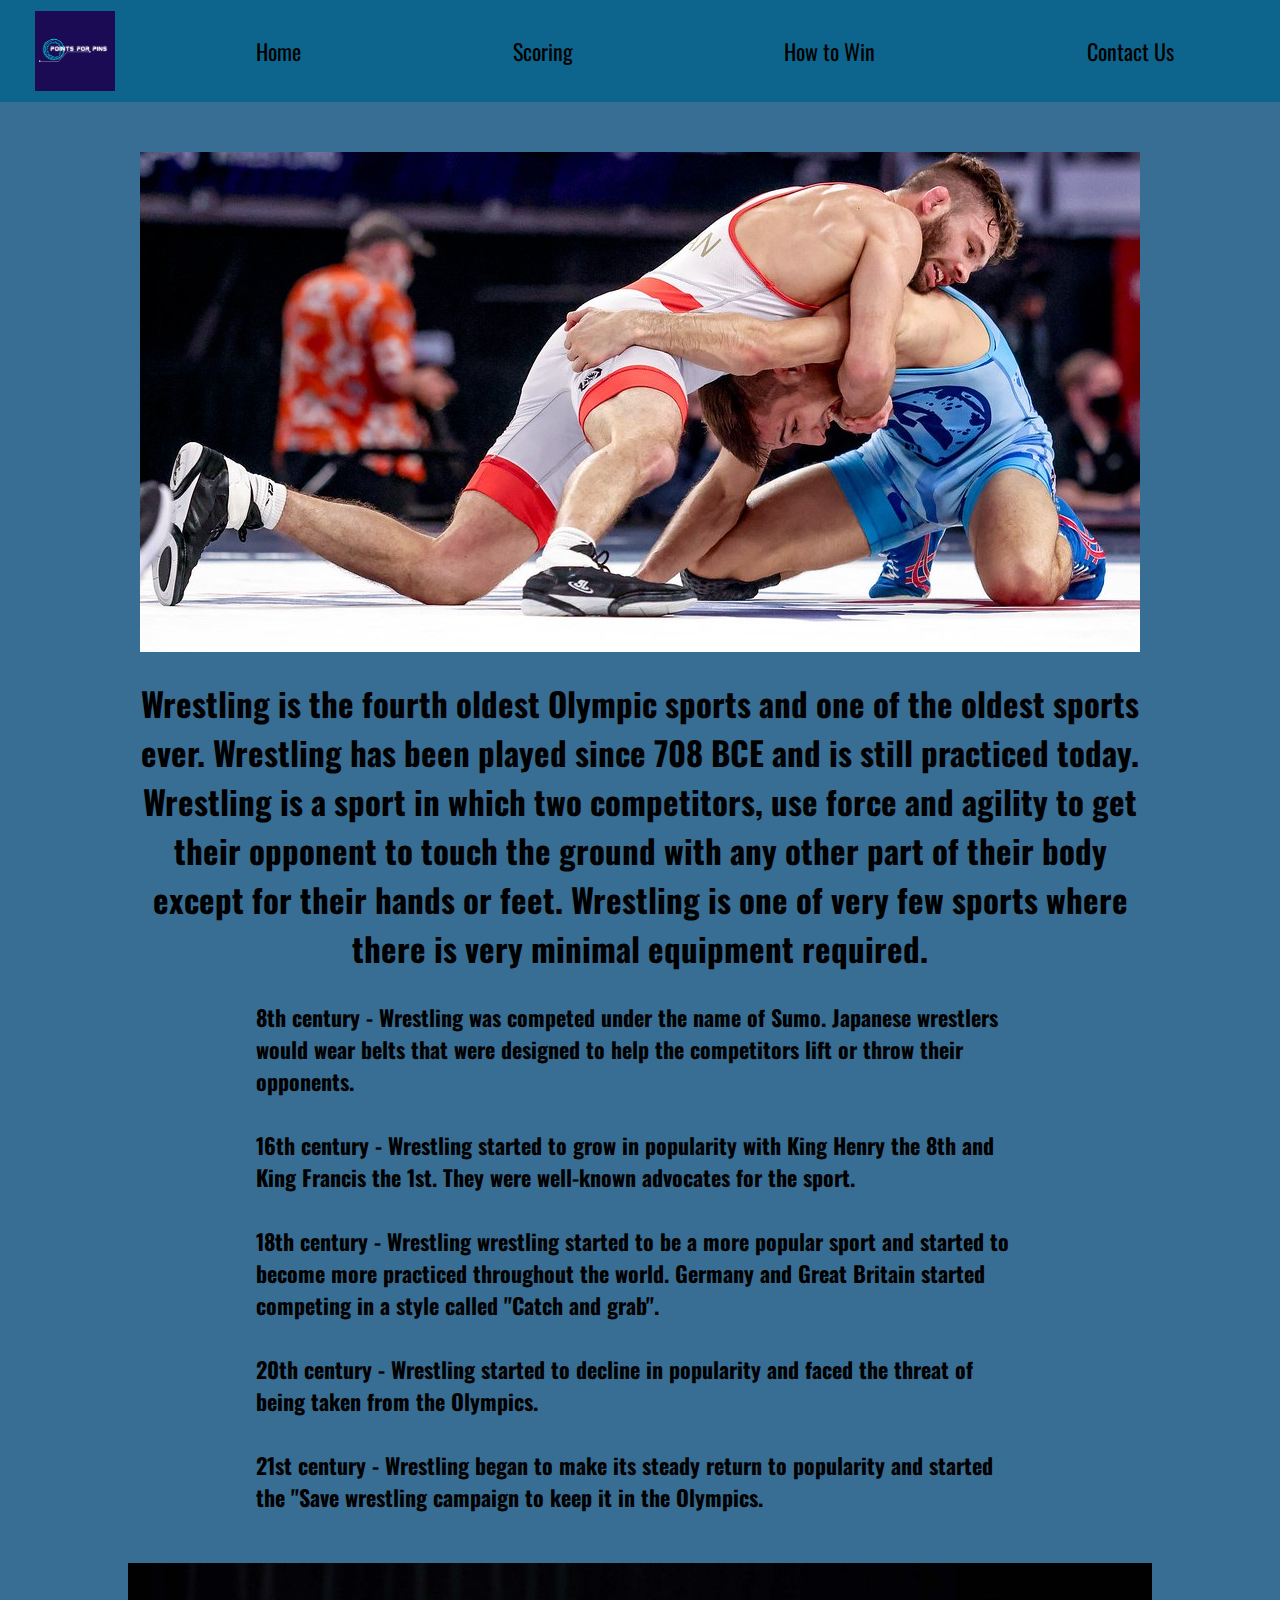
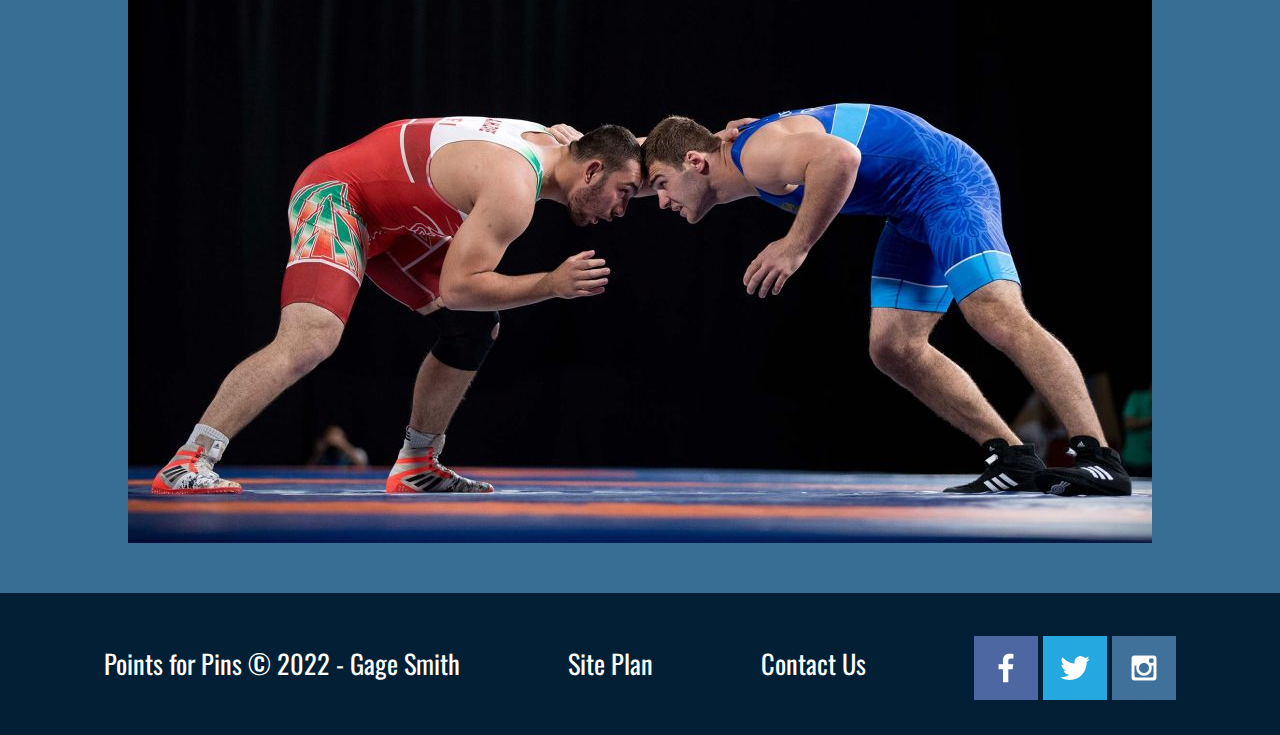
<file: wrestlingsite/index.html>
<!DOCTYPE html>
<html lang="en">
<head>
    <meta charset="UTF-8">
    <meta http-equiv="X-UA-Compatible" content="IE=edge">
    <meta name="viewport" content="width=device-width, initial-scale=1.0">
    <title>"Personal wrestling website | Point for Pins | Home"</title>
    <link rel="stylesheet" href="styles/style.css">
</head>
<body>
    <div id="content">
        <header>
            <a id="logo_link" href="index.html">
                <img class="logo" src="images/points-for-pins.png" alt="Points for pins">
            </a>
            <nav>
                <a href="index.html">Home</a>
                <a href="scoring.html">Scoring</a>
                <a href="howtowin.html">How to Win</a>
                <a href="contactus.html">Contact Us</a>
            </nav>
        </header>
        <main class="home-grid">
            <img class="main-img" src="images/main-image.jpg" alt="Frestle Throw">
            <h2>Wrestling is the fourth oldest Olympic sports and one of the oldest sports ever. Wrestling has been played since 708 BCE and is still practiced today. Wrestling is a sport in which two competitors, use force and agility to get their opponent to touch the ground with any other part of their body except for their hands or feet. Wrestling is one of very few sports where there is very minimal equipment required. </h2>
            <section class="body-text">
                <h1>8th century - Wrestling was competed under the name of Sumo. Japanese wrestlers would wear belts that were designed to help the competitors lift or throw their opponents. 
                    <br>
                    <br>16th century - Wrestling started to grow in popularity with King Henry the 8th and King Francis the 1st. They were well-known advocates for the sport.
                    <br>
                    <br>18th century - Wrestling wrestling started to be a more popular sport and started to become more practiced throughout the world. Germany and Great Britain started competing in a style called "Catch and grab".
                    <br>
                    <br>20th  century - Wrestling started to decline in popularity and faced the threat of being taken from the Olympics.
                    <br>
                    <br>21st century - Wrestling began to make its steady return to popularity and  started the "Save wrestling campaign to keep it in the Olympics.</h1>
            </section>
            <img class="secondary-img" src="images/main-second.jpeg" alt="Wrestlers">  
        </main>
        <footer>
            <p>Points for Pins &copy; 2022 - Gage Smith</p>
            <p><a href="site-plan.html">Site Plan</a></p>
            <p><a href="#">Contact Us</a></p>
            <div class="social">
                <a href="https://facebook.com" target="_blank">
                    <img src="images/facebook.png" alt="fb icon">
                </a>
                <a href="https://twitter.com" target="_blank">
                    <img src="images/twitter.png" alt="twitter icon">
                </a>
                <a href="https://instagram.com" target="_blank">
                    <img src="images/instagram.png" alt="instagram icon">
                </a>
            </div>
        </footer>
    </div>
</body>
</html>
</file>
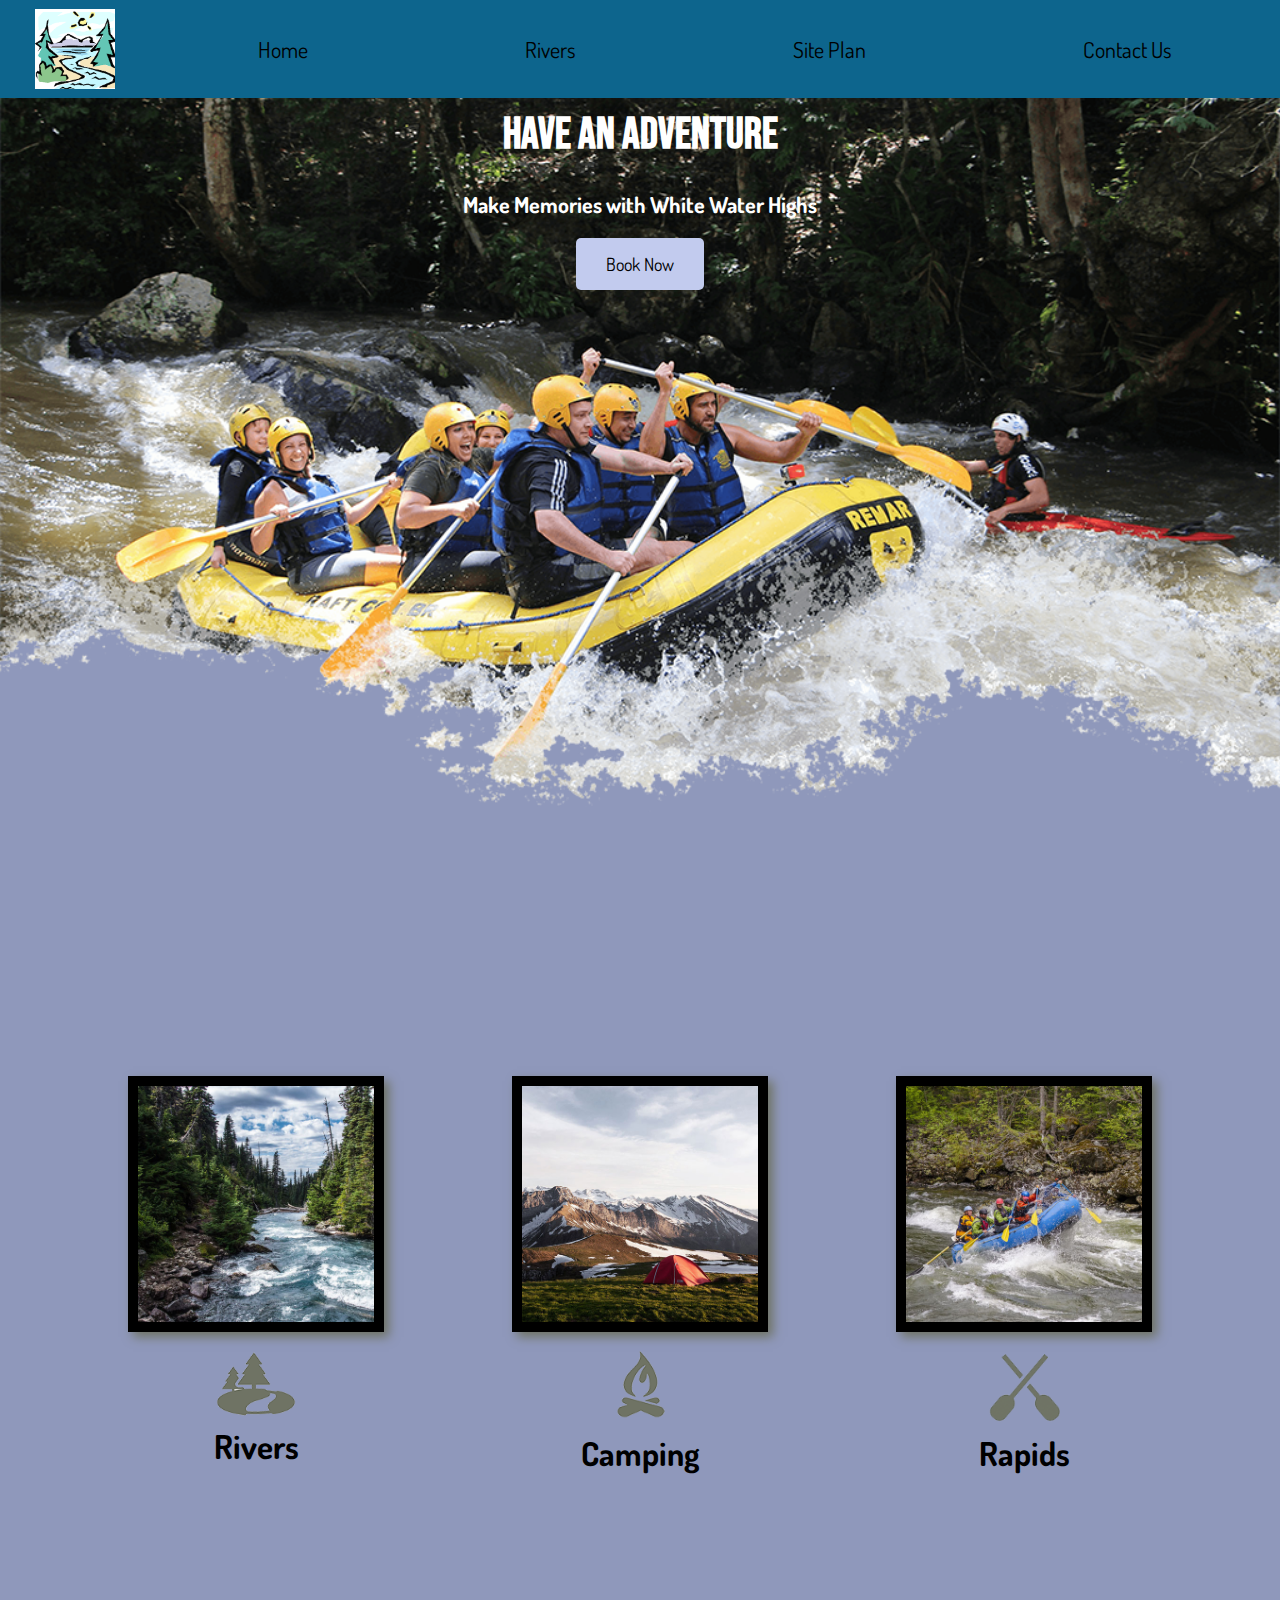
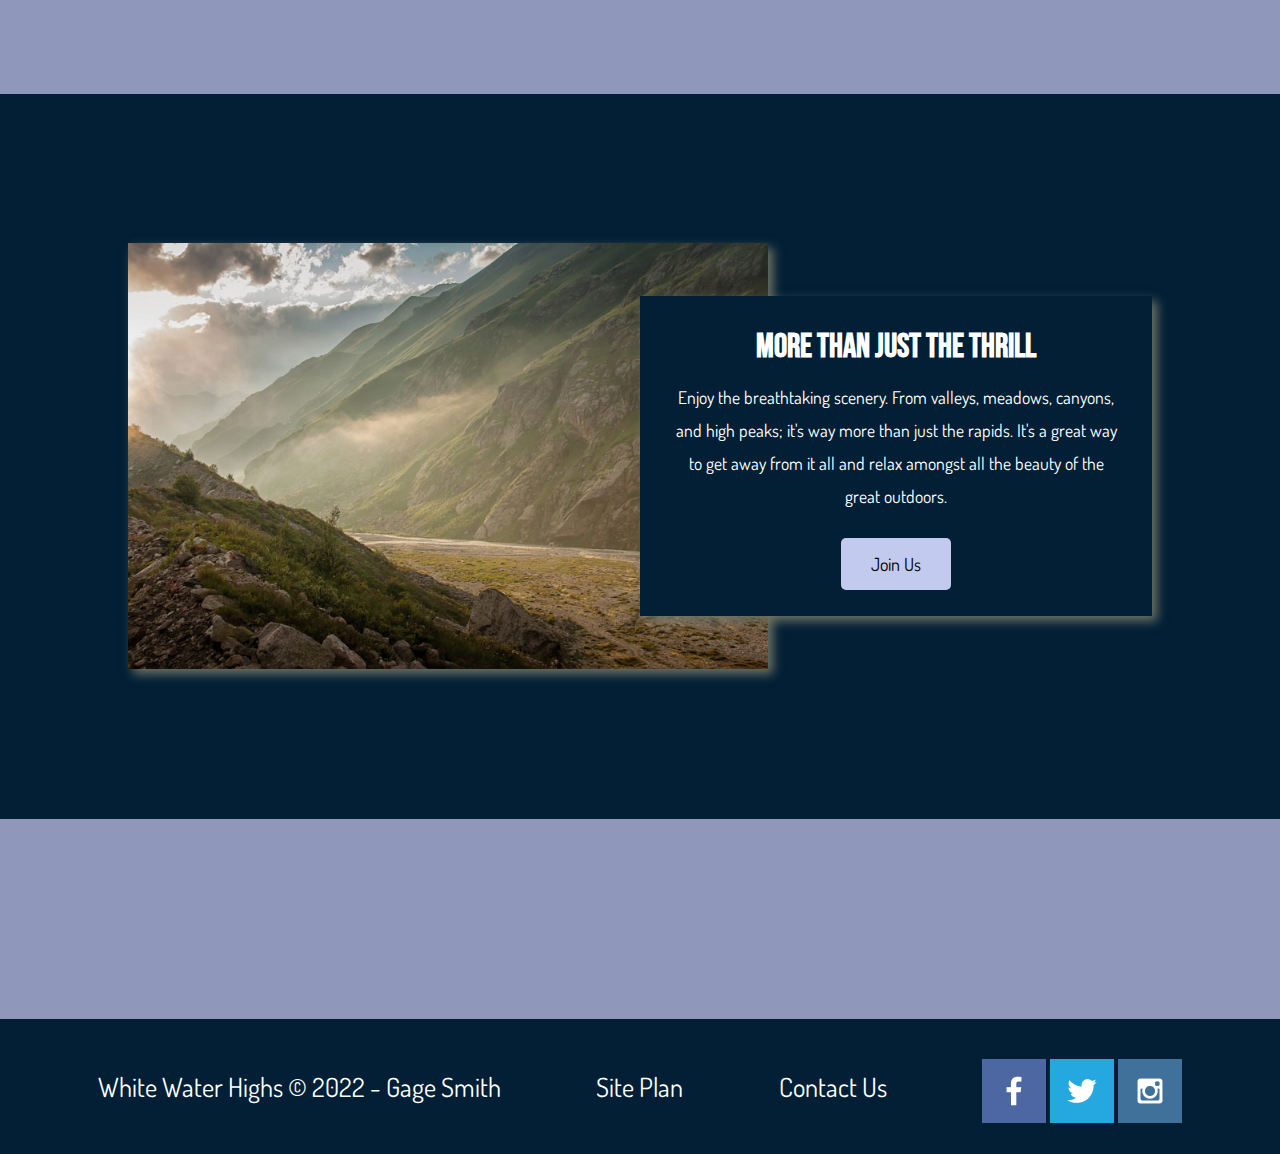
<file: wwr/index.html>
<!DOCTYPE html>
<html lang="en">
<head>
    <meta charset="UTF-8">
    <meta http-equiv="X-UA-Compatible" content="IE=edge">
    <meta name="viewport" content="width=device-width, initial-scale=1.0">
    <title>"Whitewater Rafting Vacations | White Water Highs | Home"</title>
    <link rel="stylesheet" href="styles/style.css">
</head>
<body>
    <div id="content">
        <header>
            <a id="logo_link" href="index.html">
                <img class="logo" src="images/river.gif" alt="White Water Highs Logo">
            </a>
            <nav>
                <a href="index.html">Home</a>
                <a href="rivers.html"> Rivers </a>
                <a href="site-plan-rafting.html">Site Plan</a>
                <a href="contactus.html">Contact Us</a>
            </nav>
        </header>
        <div id="hero">
            <div id="hero-box">
                <img id="hero-img" src="images/hero.png" alt="People enjoying white water rafting">
            </div>
            <section id="hero-msg">
                <h1 class="home-title"> Have An Adventure</h1>
                <h4>Make Memories with White Water Highs </h4>
                <div class='button-box'>
                    <a class='book' href="rates.html">Book Now</a>
                </div>
            </section>
        </div>
        <main class="home-grid">
            <section class="rivers-card">
                <img class="card-img" src="images/rivers.jpg" alt="river in forest">
                <img class="icon" src="images/river_icon.png" alt="river icon">
                <h2>Rivers</h2>
            </section>
            <section class="camping-card">
                <img class="card-img" src="images/camping.jpg" alt="tent in mountains">
                <img class="icon" src="images/fire_icon.png" alt="fire icon">
                <h2>Camping</h2>
            </section>
            <section class="rapids-card">
                <img class="card-img" src="images/rapids.jpg" alt="rafting boat">
                <img class="icon" src="images/oars.png" alt="oars icon">
                <h2>Rapids</h2>
            </section>  
            <div id="background"></div> 
            <img class="mountains" src="images/mountains.jpg" alt="Misty mountains">
            <section class="msg">
                <h2>More Than Just The Thrill</h2>
                <p>Enjoy the breathtaking scenery. From valleys, meadows, canyons, and high peaks; it's way more than just the rapids. It's a great way to get away from it all and relax amongst all the beauty of the great outdoors. </p>
                <a class='join' href="rivers.html">Join Us</a>
            </section>  
        </main>
        <footer>
            <p>White Water Highs &copy; 2022 - Gage Smith</p>
            <p><a href="site-plan-rafting.html">Site Plan</a></p>
            <p><a href="contactus.html">Contact Us</a></p>
            <div class="social">
                <a href="https://facebook.com" target="_blank">
                    <img src="images/facebook.png" alt="fb icon">
                </a>
                <a href="https://twitter.com" target="_blank">
                    <img src="images/twitter.png" alt="twitter icon">
                </a>
                <a href="https://instagram.com" target="_blank">
                    <img src="images/instagram.png" alt="instagram icon">
                </a>
            </div>
        </footer>
    </div>
</body>
</html>
</file>
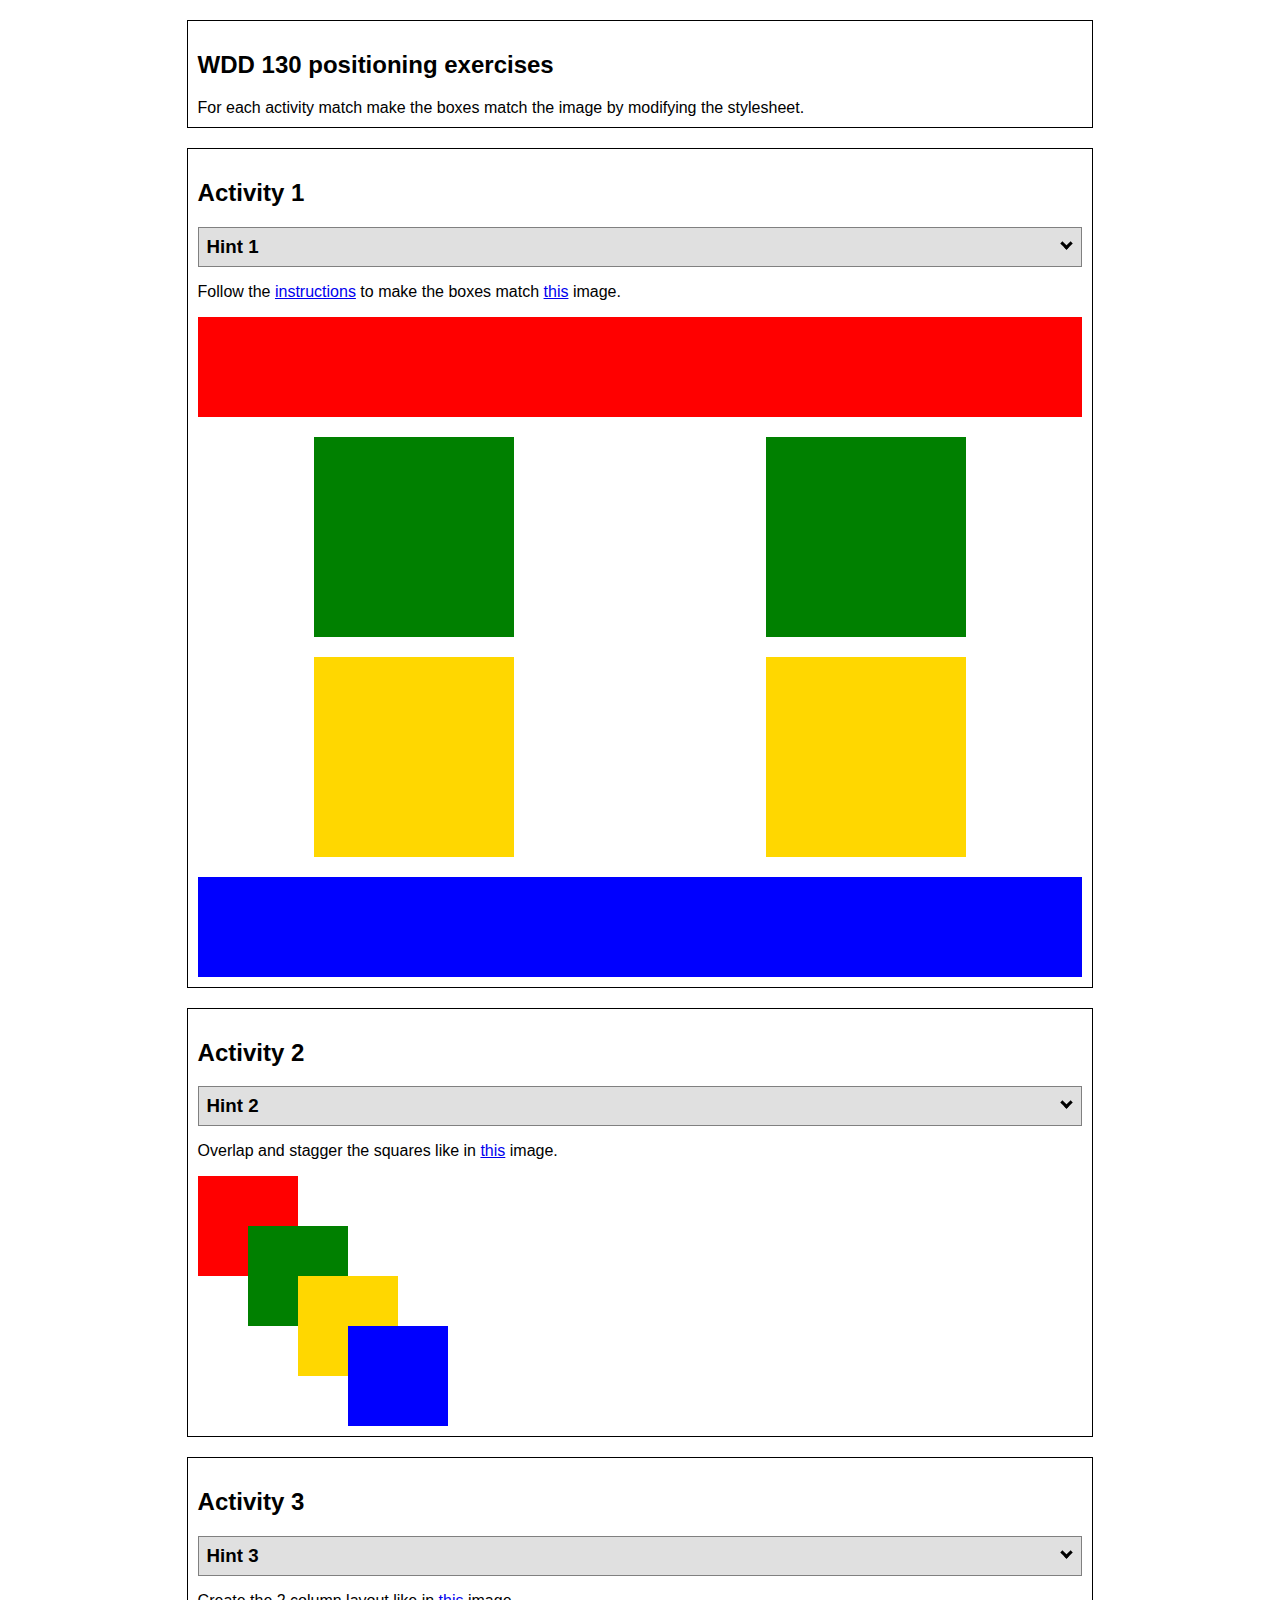
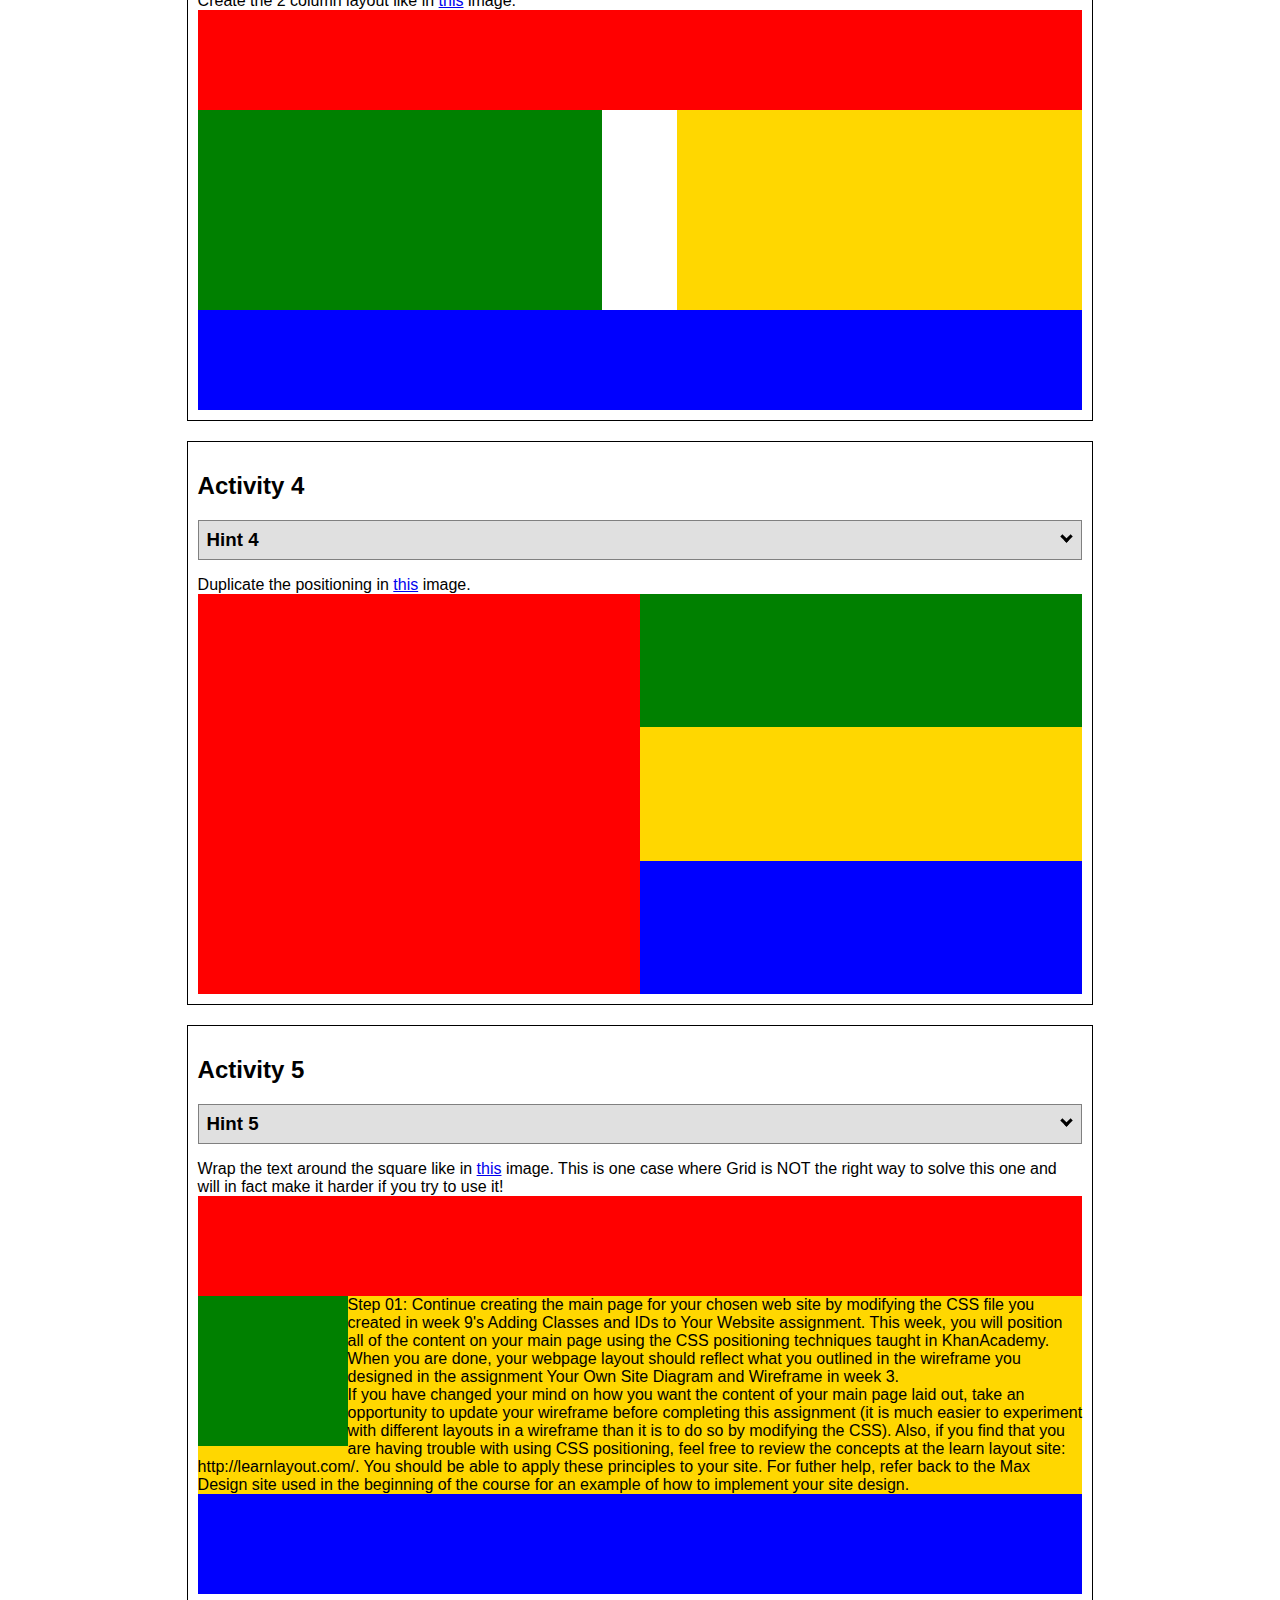
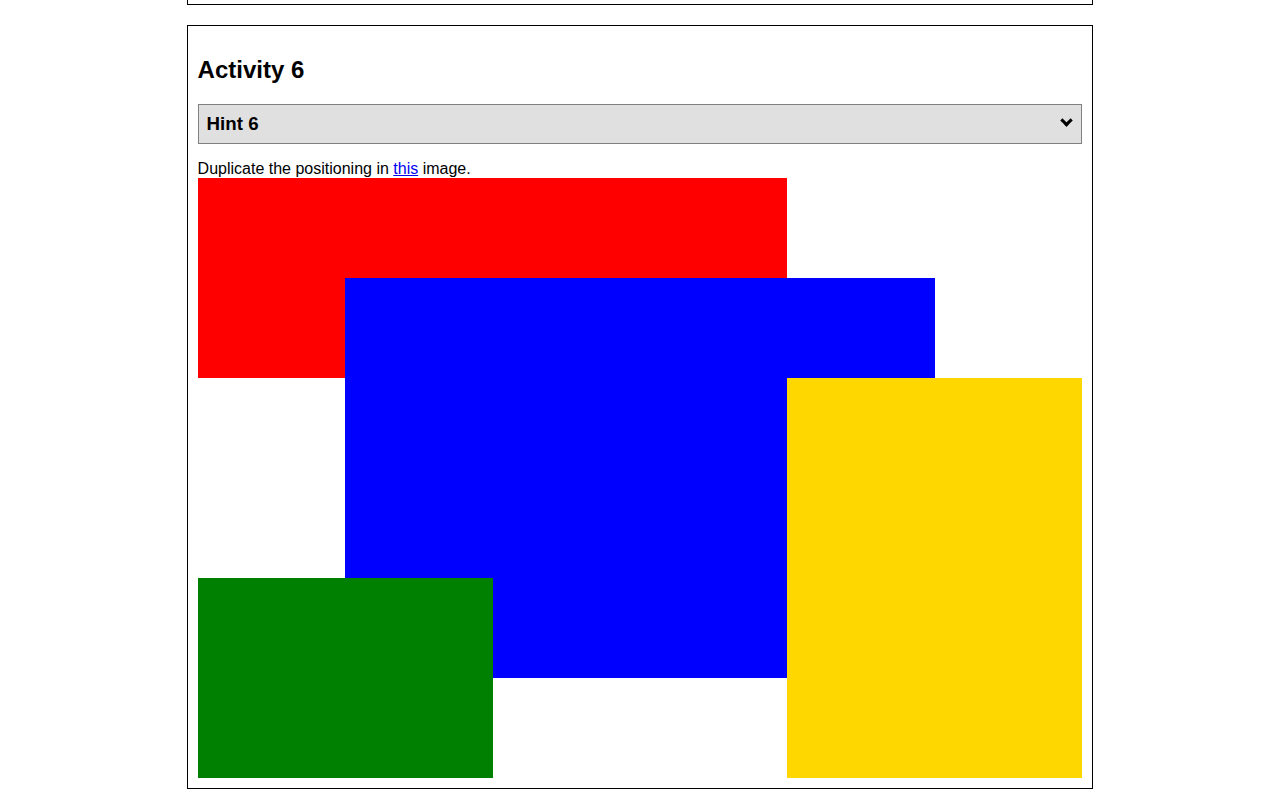
<file: positioning.html>
<!DOCTYPE html>
<html lang="en">
    <head>
    <!-- HTML - Name: positioning.html -->
    <title>Positioning Activity</title>
    <link rel="stylesheet" type="text/css" href="positionstyles.css" />
    </head>
    <body>
    <div class="activity">
        <h2>WDD 130 positioning exercises</h2>
        For each activity match make the boxes match the image by modifying the stylesheet.</div>
    <div class="activity">
        <h2>Activity 1</h2>
        <section class="hint"><input type="checkbox" ><i></i> <h3>Hint 1</h3><div><p>Check out the <a href="https://byui-wdd.github.io/wdd130/activities/css-positioning.html" target="_blank">activity instructions</a> in Ilearn!</p></div></section>
        <p>Follow the <a href="https://byui-wdd.github.io/wdd130/activities/css-positioning.html" target="_blank">instructions</a> to make the boxes match  <a href="https://byui-wdd.github.io/wdd130/images/example1.png" target="_blank">this</a> image.</p>
        <div class="content1" >
        <div class="red1" ></div>
        <div class="green1" ></div>
        <div class="green1" ></div>
        <div class="yellow1"></div>
        <div class="yellow1"></div>
        <div class="blue1"></div>
        </div>
    </div>
    <div class="activity">
        <h2>Activity 2</h2>
        <section class="hint"><input type="checkbox" > <h3>Hint 2</h3><i></i><div><p>Remember that the best way to shift elements around slightly on the page is with Margins.  You could also use Grid.  Either would work for this. If you choose margin remember that you can use a <em>negative</em> margin. (ie margin-top: -20px;)</p><h4>Properties used:</h4><ul><li>margin-top, margin-left</li><li>...or...</li><li>grid-template-columns: 50px 50px 50px 50px 50px</li></ul></div></section>
        <p>Overlap and stagger the squares like in <a href="https://byui-wdd.github.io/wdd130/images/example2.png" target="_blank">this</a> image.</p>
        <div class="content2" >
        <div class="red2" ></div>
        <div class="green2" ></div>
        <div class="yellow2"></div>
        <div class="blue2"></div>
        </div>
    </div>
    <div class="activity">
        <h2>Activity 3</h2>
        <section class="hint"><input type="checkbox" > <h3>Hint 3</h3><i></i><div><p>This one is going to be best solved with CSS Grid. Remember to make the boxes the right width first...then start moving them around. </p><h4>Properties used:</h4><ul><li>display:grid;</li><li>grid-template-columns:</li><li>grid-column-gap:</li>
        <li>grid-column:</li>  </ul></div></section>
        Create the 2 column layout like in <a href="https://byui-wdd.github.io/wdd130/images/example3.png" target="_blank">this</a>  image.
        <div class="content3" >
        <div class="red3" ></div>
        <div class="green3" ></div>
        <div class="yellow3"></div>
        <div class="blue3"></div>
        </div>
    </div>
    <div class="activity">
        <h2>Activity 4</h2>
        <section class="hint"><input type="checkbox" > <h3>Hint 4</h3><i></i><div><p>For the others we have been primarily concerned with width. For this one you will need to adjust height as well. </p><h4>Properties used:</h4><ul><li>display:grid;</li><li>grid-template-columns:</li><li>grid-row:</li></ul></div></section>
        Duplicate the positioning in <a href="https://byui-wdd.github.io/wdd130/images/example4.png" target="_blank">this</a> image. 
        <div class="content4" >
        <div class="red4" ></div>
        <div class="green4" ></div>
        <div class="yellow4"></div>
        <div class="blue4"></div>
        </div>
    </div>

    <div class="activity">
        <h2>Activity 5</h2>
        <section class="hint"><input type="checkbox" > <h3>Hint 5</h3><i></i><div><p>Grid is <strong>not</strong> the right way to do this.  In fact there is only one way to really do that...and that is with float. Remember that we float the thing we want the text to wrap around.  Also remember to start by making all the shapes the right size and shape.</p><h4>Properties used:</h4><ul><li>float: left;</li></ul></div></section>
        Wrap the text around the square like in <a href="https://byui-wdd.github.io/wdd130/images/example5.png" target="_blank">this</a> image. This is one case where Grid is NOT the right way to solve this one and will in fact make it harder if you try to use it!
        <div class="content5" >
        <div class="red5" ></div>
        <div class="green5" ></div>
        <div class="yellow5">Step 01: Continue creating the main page for your chosen web site by modifying the CSS file you created in week 9's Adding Classes and IDs to Your Website assignment. This week, you will position all of the content on your main page using the CSS positioning techniques taught in KhanAcademy. When you are done, your webpage layout should reflect what you outlined in the wireframe you designed in the assignment Your Own Site Diagram and Wireframe in week 3. <br />
            If you have changed your mind on how you want the content of your main page laid out, take an opportunity to update your wireframe before completing this assignment (it is much easier to experiment with different layouts in a wireframe than it is to do so by modifying the CSS). Also, if you find that you are having trouble with using CSS positioning, feel free to review the concepts at the learn layout site: http://learnlayout.com/. You should be able to apply these principles to your site. For futher help, refer back to the Max Design site used in the beginning of the course for an example of how to implement your site design.</div>
        <div class="blue5"></div>
        </div>
    </div>
    <div class="activity">
        <h2>Activity 6</h2>
        <section class="hint"><input type="checkbox" > <h3>Hint 6</h3><i></i><div><p>This one is all about visualizing the grid behind the layout. If you are having a hard time doing that first: all the sizes are even multiples of 100, and second here is another example with the lines drawn: <a href="https://byui-wdd.github.io/wdd130/images/example6-hint.png" target="_blank">example 6 with lines</a>. For this one you will find it easiest if you use px for the column width. You can also use <kbd>z-index</kbd> to control the element layering.    </p><h4>Properties used:</h4><ul><li>display:grid;</li><li>grid-template-columns:</li><li>grid-column:</li><li>grid-row:</li><li><a href="https://www.w3schools.com/cssref/pr_pos_z-index.asp" target="_blank">z-index:</a></li></ul></div></section>
        Duplicate the positioning in <a href="https://byui-wdd.github.io/wdd130/images/example6.png" target="_blank">this</a> image.
        <div class="content6" >
        <div class="red6" ></div>
        <div class="green6" ></div>
        <div class="yellow6"></div>
        <div class="blue6"></div>
        </div>
    </div>
    </body>
</html>
</file>
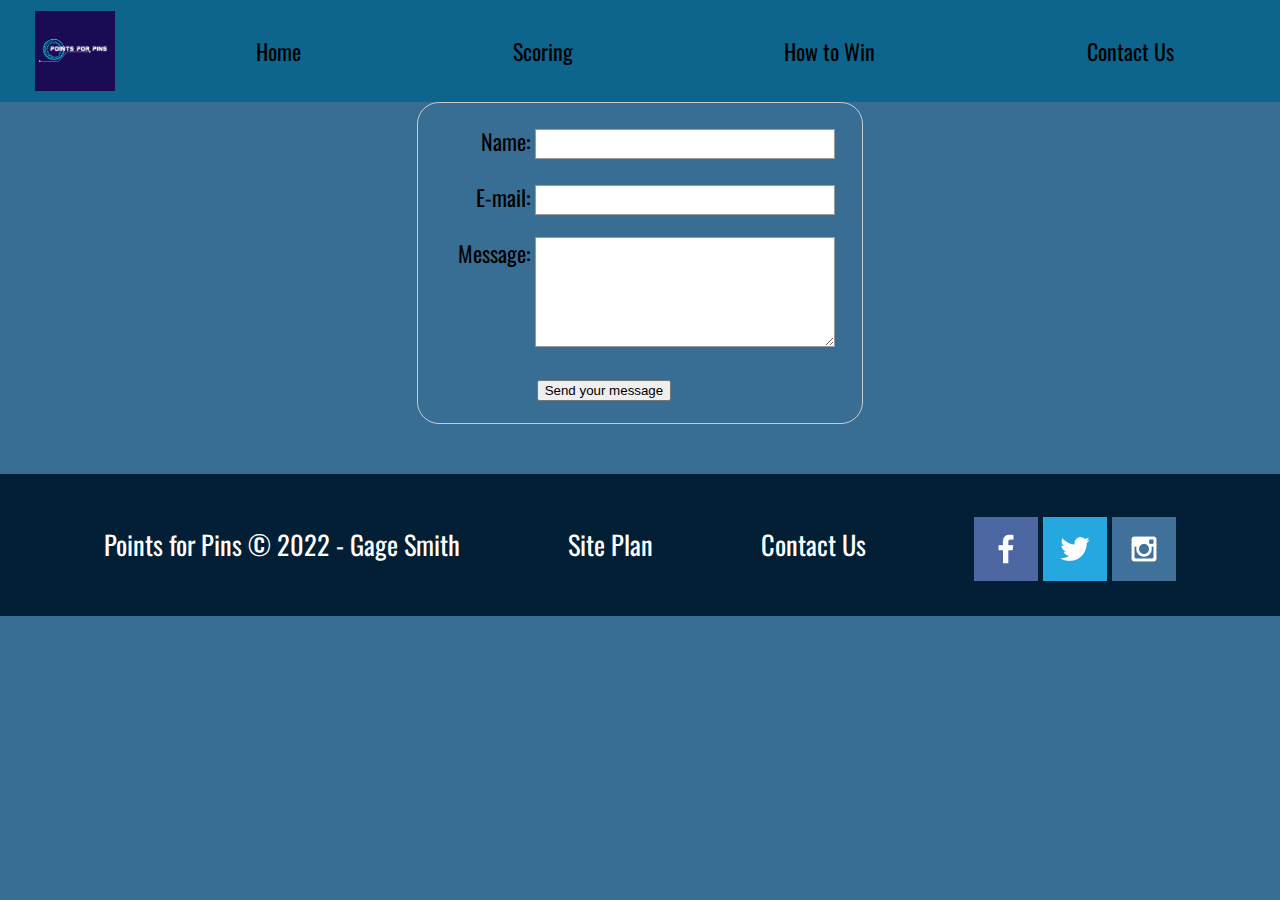
<file: wrestlingsite/contactus.html>
<!DOCTYPE html>
<html lang="en">
<head>
    <meta charset="UTF-8">
    <meta http-equiv="X-UA-Compatible" content="IE=edge">
    <meta name="viewport" content="width=device-width, initial-scale=1.0">
    <title>"Personal wrestling website | Point for Pins | Home"</title>
    <link rel="stylesheet" href="styles/style.css">
</head>
<body>
    <div id="content">
        <header>
            <a id="logo_link" href="index.html">
                <img class="logo" src="images/points-for-pins.png" alt="Points for pins">
            </a>
            <nav>
                <a href="index.html">Home</a>
                <a href="scoring.html">Scoring</a>
                <a href="howtowin.html">How to Win</a>
                <a href="contactus.html">Contact Us</a>
            </nav>
        </header>
        <main>
            <div id="feedback"></div>
            <form action="/my-handling-form-page" method="post">
                <ul>
                  <li>
                    <label for="name">Name:</label>
                    <input type="text" id="name" name="user_name" />
                  </li>
                  <li>
                    <label for="mail">E-mail:</label>
                    <input type="email" id="mail" name="user_email" />
                  </li>
                  <li>
                    <label for="msg">Message:</label>
                    <textarea id="msg" name="user_message"></textarea>
                  </li>
                  <li class="button">
                    <button type="submit">Send your message</button>
                  </li>
                </ul>
              </form>
        </main>
        <footer>
            <p>Points for Pins &copy; 2022 - Gage Smith</p>
            <p><a href="site-plan.html">Site Plan</a></p>
            <p><a href="contactus.html">Contact Us</a></p>
            <div class="social">
                <a href="https://facebook.com" target="_blank">
                    <img src="images/facebook.png" alt="fb icon">
                </a>
                <a href="https://twitter.com" target="_blank">
                    <img src="images/twitter.png" alt="twitter icon">
                </a>
                <a href="https://instagram.com" target="_blank">
                    <img src="images/instagram.png" alt="instagram icon">
                </a>
            </div>
        </footer>
    </div>
    <script>
        const feedbackElement = document.getElementById('feedback');
        const formElement = document.forms[0];
        formElement.addEventListener('submit', function(e) {
            e.preventDefault();
            feedbackElement.innerHTML = 'Hello '+ formElement.user_name.value +'! Thank you for your message. We will get back with you as soon as possible!';
            feedbackElement.style.display = "block";
            document.body.classList.toggle('moveDown');
        });
    </script>
</body>
</html>
</file>
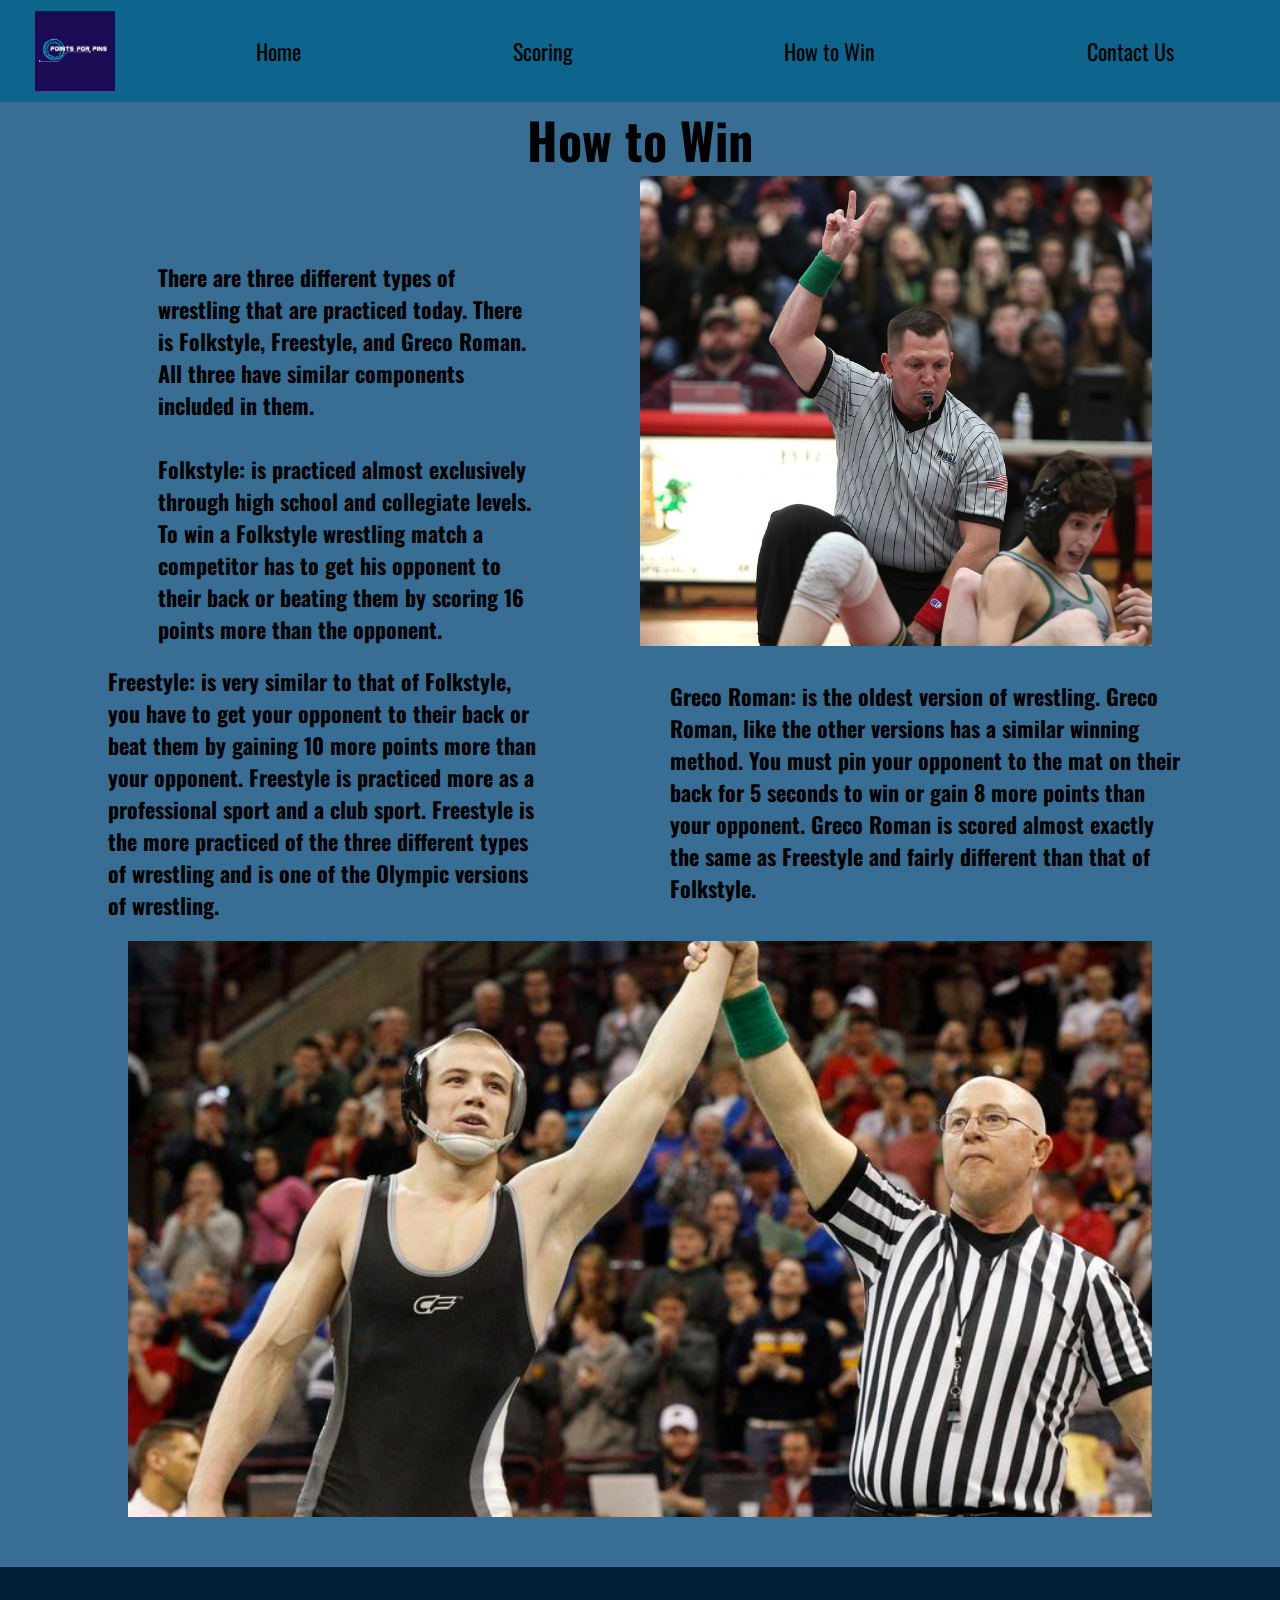
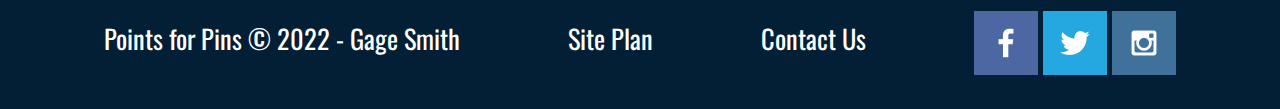
<file: wrestlingsite/howtowin.html>
<!DOCTYPE html>
<html lang="en">
<head>
    <meta charset="UTF-8">
    <meta http-equiv="X-UA-Compatible" content="IE=edge">
    <meta name="viewport" content="width=device-width, initial-scale=1.0">
    <title>"Personal wrestling website | Point for Pins | Home"</title>
    <link rel="stylesheet" href="styles/style.css">
</head>
<body>
    <div id="content">
        <header>
            <a id="logo_link" href="index.html">
                <img class="logo" src="images/points-for-pins.png" alt="Points for pins">
            </a>
            <nav>
                <a href="index.html">Home</a>
                <a href="scoring.html">Scoring</a>
                <a href="howtowin.html">How to Win</a>
                <a href="contactus.html">Contact Us</a>
            </nav>
        </header>
        <main class="home-grid">
            <section class="third-title">
                How to Win
            </section>
            <section class="folkstyle-htw">
                <h4>There are three different types of wrestling that are practiced today. There is Folkstyle, Freestyle, and Greco Roman. All three have similar components included in them. 
                    <br>
                    <br>Folkstyle: is practiced almost exclusively through high school and collegiate levels. To win a Folkstyle wrestling match a competitor has to get his opponent to their back or beating them by scoring 16 points more than the opponent. </h4>
            </section>
            <img class="scoring-img" src="images/scoring-2.jpg" alt="Referee scroing two">
            <section class="freestyle-htw">
                <h4>Freestyle: is very similar to that of Folkstyle, you have to get your opponent to their back or beat them by gaining 10 more points more than your opponent. Freestyle is practiced more as a professional sport and a club sport. Freestyle is the more practiced of the three different types of wrestling and is one of the Olympic versions of wrestling.</h4>
            </section>
            <section class="greco-htw">
                <h4>Greco Roman: is the oldest version of wrestling. Greco Roman, like the other versions has a similar winning method. You must pin your opponent to the mat on their back for 5 seconds to win or gain 8 more points than your opponent. Greco Roman is scored almost exactly the same as Freestyle and fairly different than that of Folkstyle.</h4>
            </section>
            <img class="win-img" src="images/win.jpg" alt="Wrestler winning">
        </main>
        <footer>
            <p>Points for Pins &copy; 2022 - Gage Smith</p>
            <p><a href="site-plan.html">Site Plan</a></p>
            <p><a href="#">Contact Us</a></p>
            <div class="social">
                <a href="https://facebook.com" target="_blank">
                    <img src="images/facebook.png" alt="fb icon">
                </a>
                <a href="https://twitter.com" target="_blank">
                    <img src="images/twitter.png" alt="twitter icon">
                </a>
                <a href="https://instagram.com" target="_blank">
                    <img src="images/instagram.png" alt="instagram icon">
                </a>
            </div>
        </footer>
    </div>
</body>
</html>
</file>
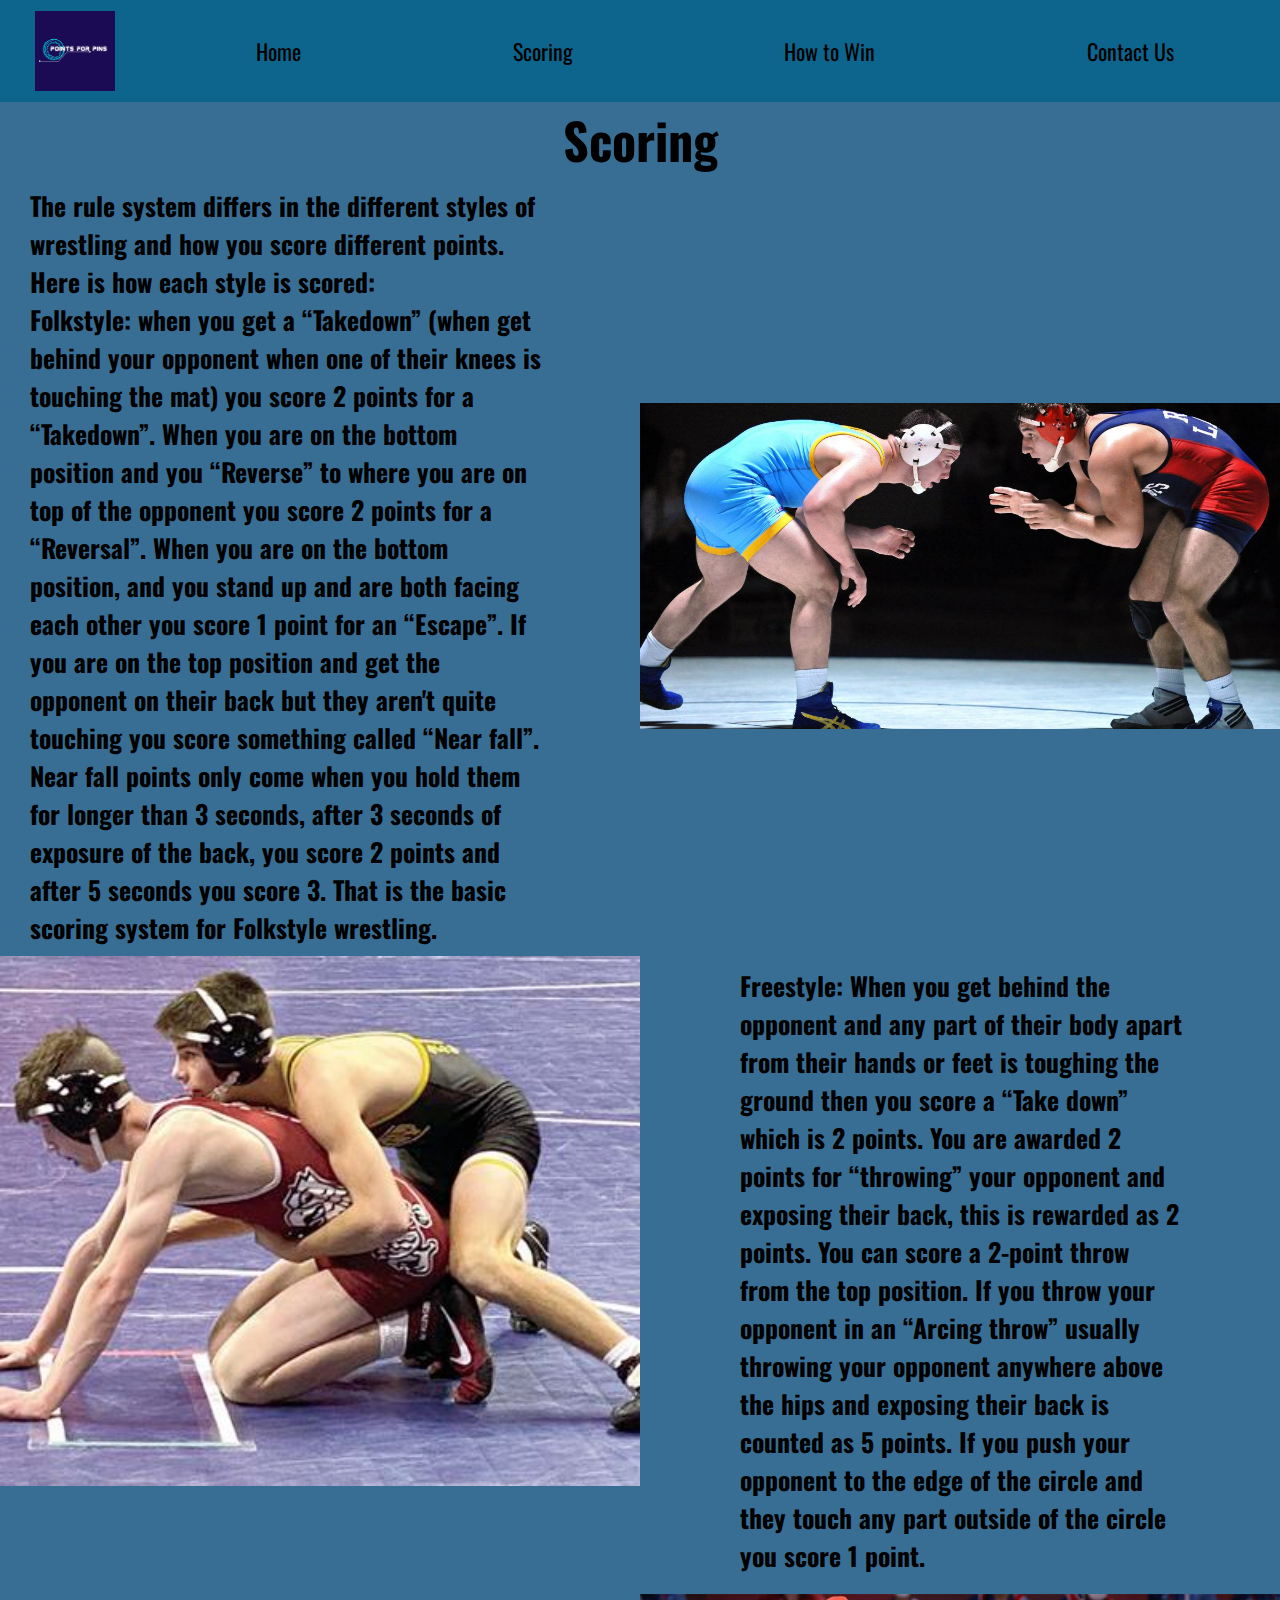
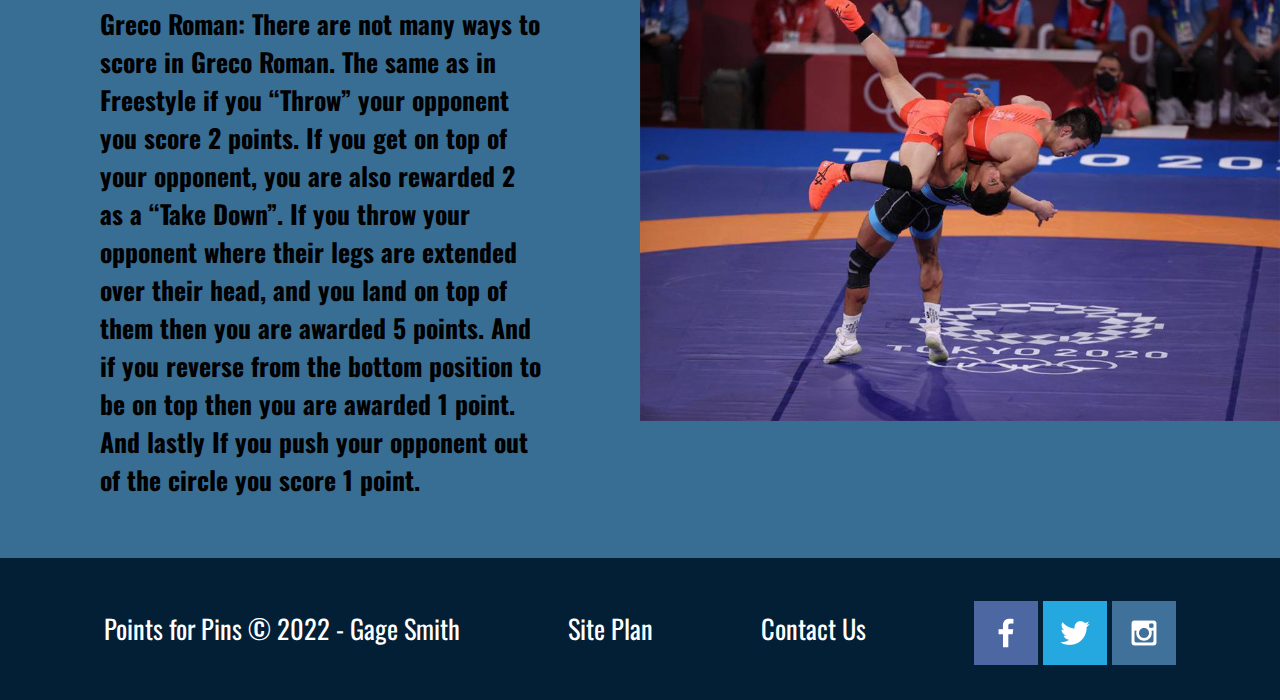
<file: wrestlingsite/scoring.html>
<!DOCTYPE html>
<html lang="en">
<head>
    <meta charset="UTF-8">
    <meta http-equiv="X-UA-Compatible" content="IE=edge">
    <meta name="viewport" content="width=device-width, initial-scale=1.0">
    <title>"Personal wrestling website | Point for Pins | Home"</title>
    <link rel="stylesheet" href="styles/style.css">
</head>
<body>
    <div id="content">
        <header>
            <a id="logo_link" href="index.html">
                <img class="logo" src="images/points-for-pins.png" alt="Points for pins">
            </a>
            <nav>
                <a href="index.html">Home</a>
                <a href="scoring.html">Scoring</a>
                <a href="howtowin.html">How to Win</a>
                <a href="contactus.html">Contact Us</a>
            </nav>
        </header>
        <main class="second-grid">
            <section class="second-title">
                Scoring
            </section>
            <section class="folkstyle-scoring">
                <h3>The rule system differs in the different styles of wrestling and how you score different points. Here is how each style is scored:
                    <br>Folkstyle: when you get a “Takedown” (when get behind your opponent when one of their knees is touching the mat) you score 2 points for a “Takedown”. When you are on the bottom position and you “Reverse” to where you are on top of the opponent you score 2 points for a “Reversal”. When you are on the bottom position, and you stand up and are both facing each other you score 1 point for an “Escape”. If you are on the top position and get the opponent on their back but they aren't quite touching you score something called “Near fall”. Near fall points only come when you hold them for longer than 3 seconds, after 3 seconds of exposure of the back, you score 2 points and after 5 seconds you score 3. That is the basic scoring system for Folkstyle wrestling. </h3>
            </section>
            <img class="neutral-img" src="images/neutral.jpg" alt="Neutral position">
            <section class="freestyle-scoring">
                <h3>Freestyle: When you get behind the opponent and any part of their body apart from their hands or feet is toughing the ground then you score a “Take down” which is 2 points.  You are awarded 2 points for “throwing” your opponent and exposing their back, this is rewarded as 2 points. You can score a 2-point throw from the top position.  If you throw your opponent in an “Arcing throw” usually throwing your opponent anywhere above the hips and exposing their back is counted as 5 points. If you push your opponent to the edge of the circle and they touch any part outside of the circle you score 1 point. </h4>
            </section>
            <img class="top-img" src="images/top.jpg" alt="Top position">
            <section class="greco-scoring">
                <h3>Greco Roman: There are not many ways to score in Greco Roman. The same as in Freestyle if you “Throw” your opponent you score 2 points. If you get on top of your opponent, you are also rewarded 2 as a “Take Down”.  If you throw your opponent where their legs are extended over their head, and you land on top of them then you are awarded 5 points. And if you reverse from the bottom position to be on top then you are awarded 1 point. And lastly If you push your opponent out of the circle you score 1 point. </h5>
            </section>
            <img class="greco-img" src="images/greco-throw.jpg" alt="Greco Roman throw">
        </main>
        <footer>
            <p>Points for Pins &copy; 2022 - Gage Smith</p>
            <p><a href="site-plan.html">Site Plan</a></p>
            <p><a href="#">Contact Us</a></p>
            <div class="social">
                <a href="https://facebook.com" target="_blank">
                    <img src="images/facebook.png" alt="fb icon">
                </a>
                <a href="https://twitter.com" target="_blank">
                    <img src="images/twitter.png" alt="twitter icon">
                </a>
                <a href="https://instagram.com" target="_blank">
                    <img src="images/instagram.png" alt="instagram icon">
                </a>
            </div>
        </footer>
    </div>
</body>
</html>
</file>
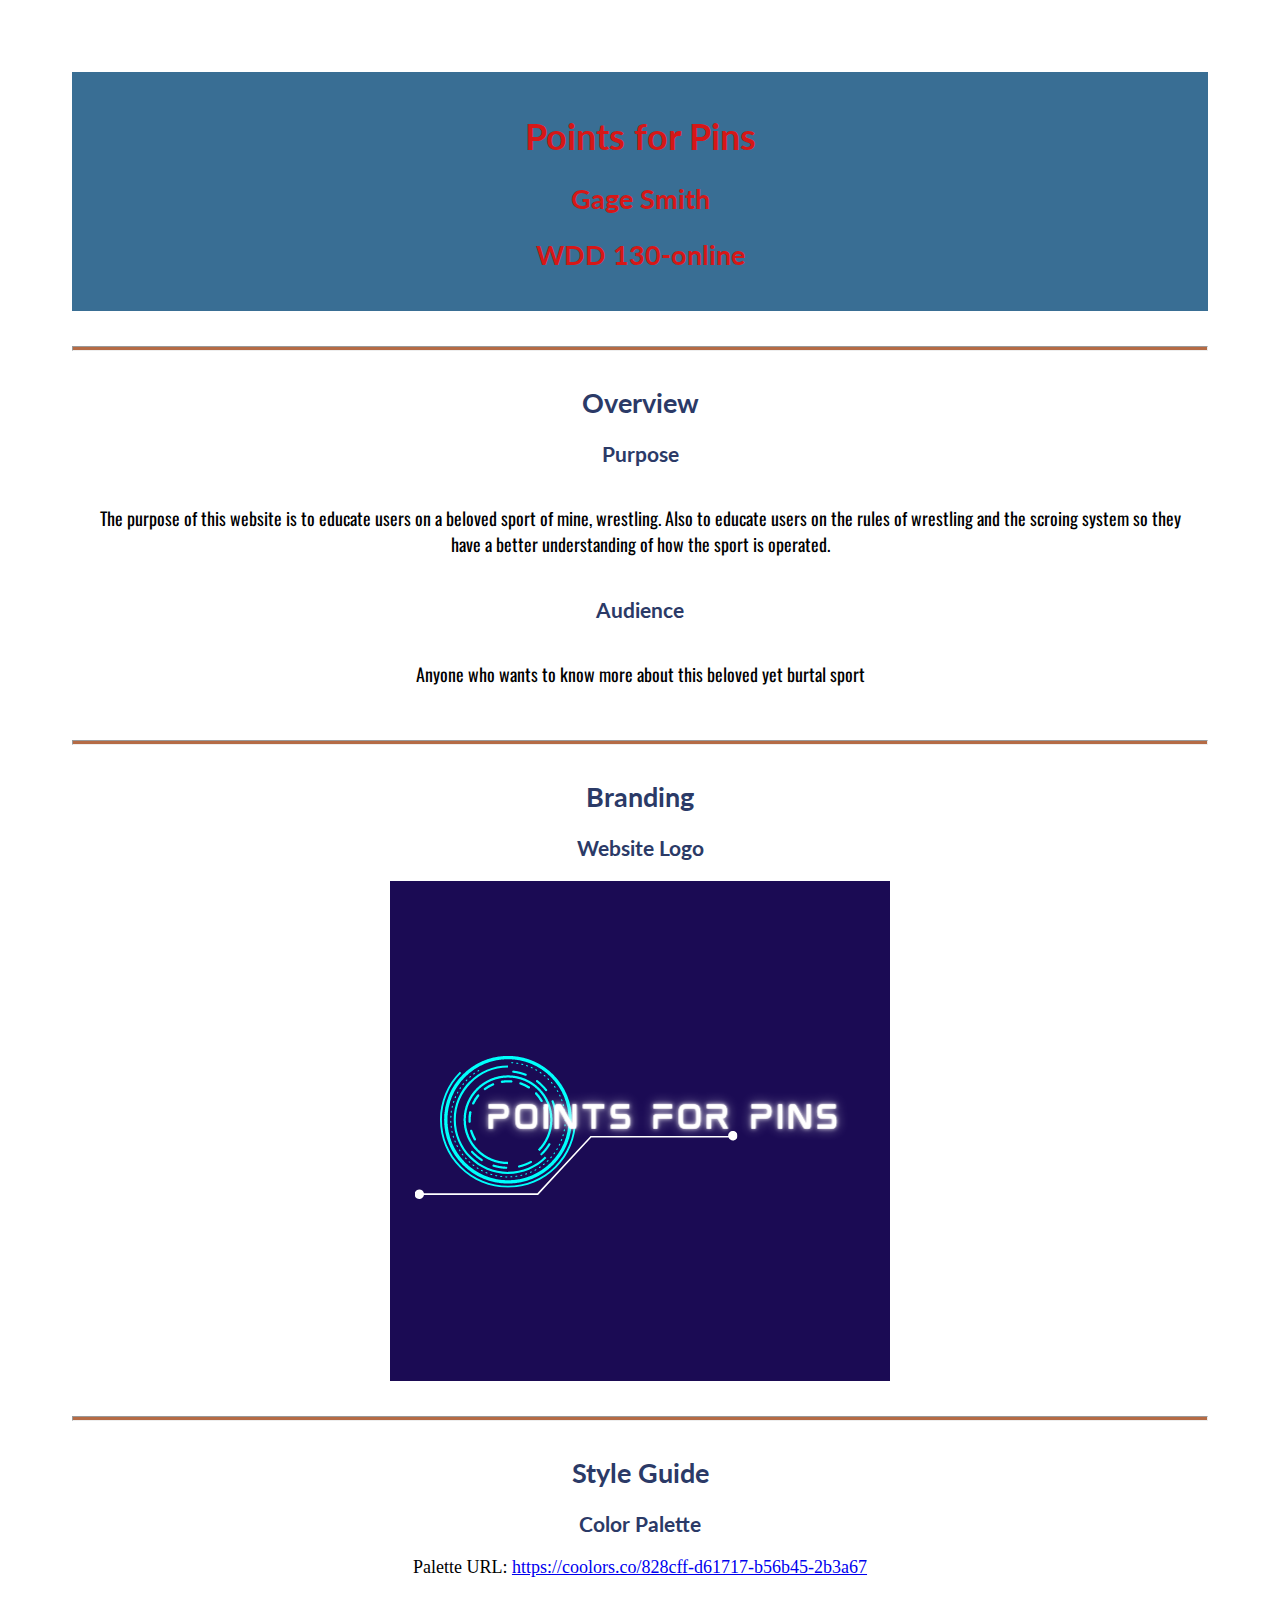
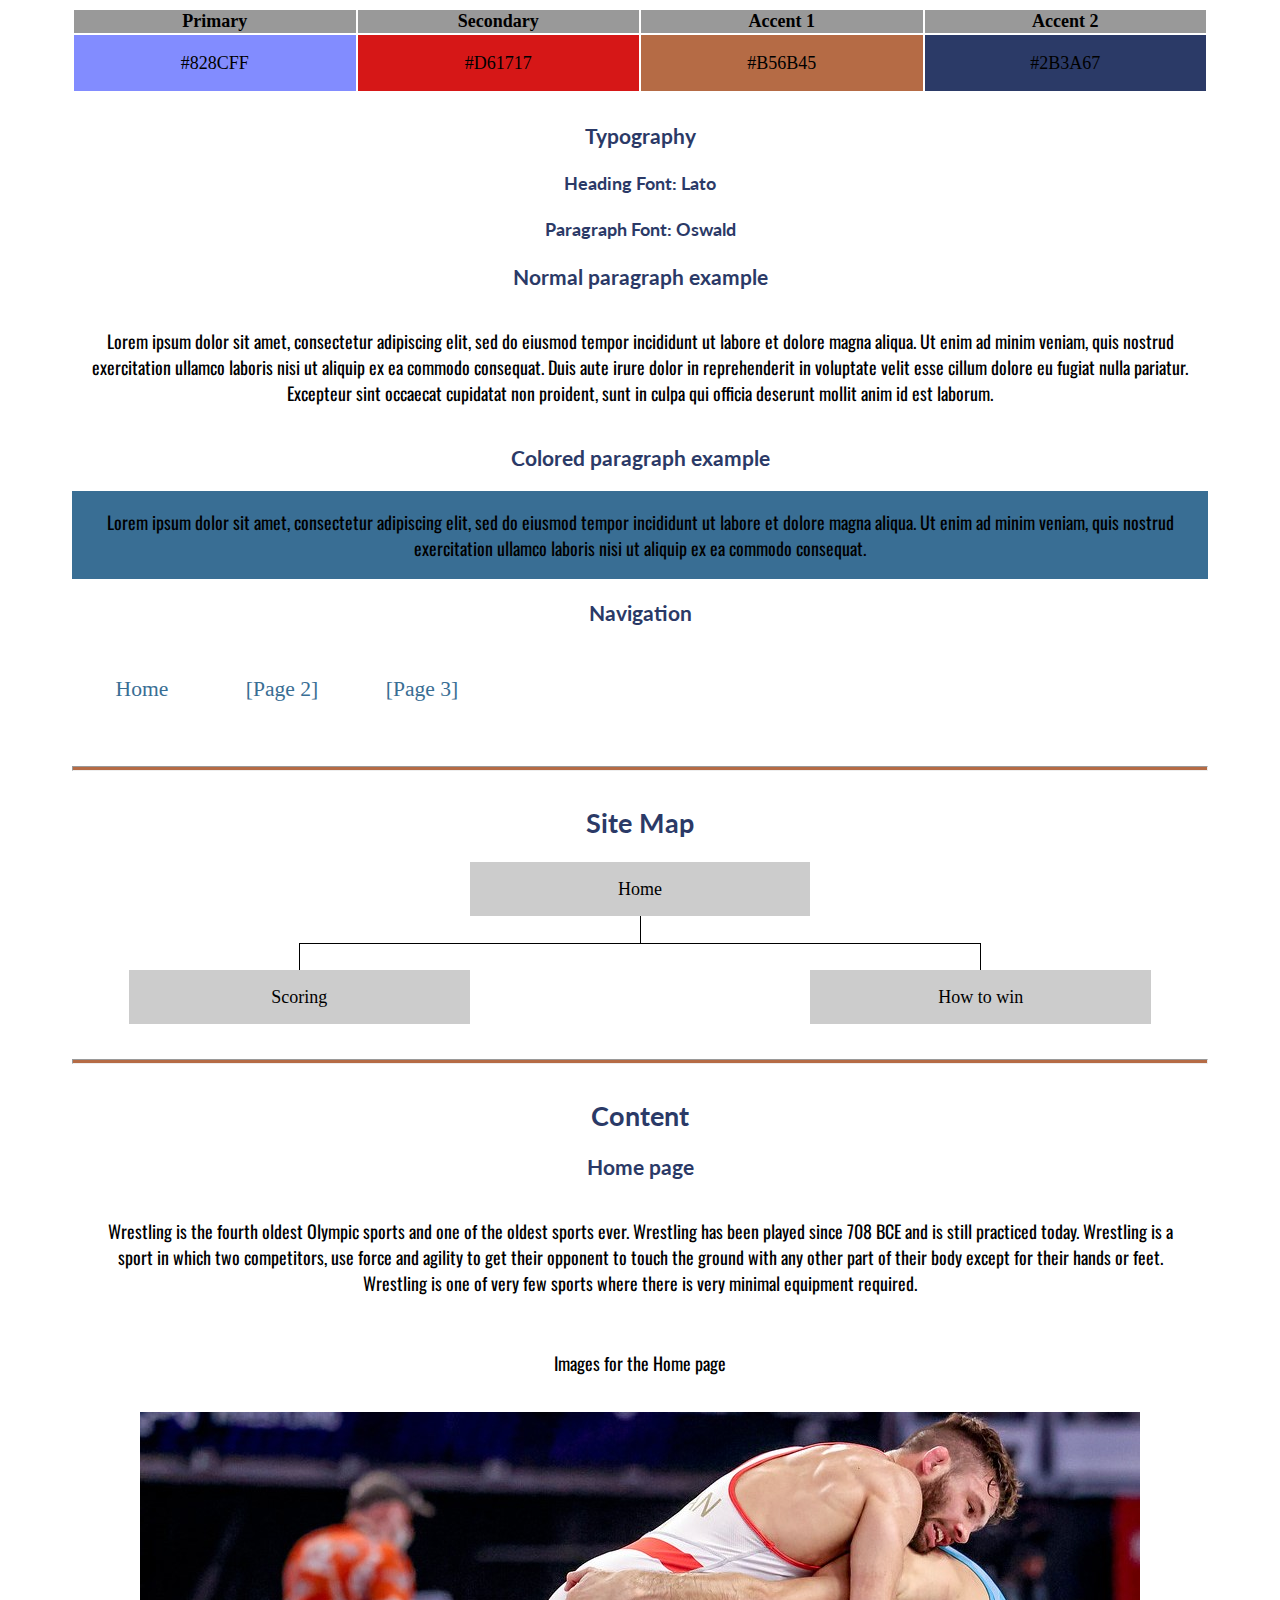
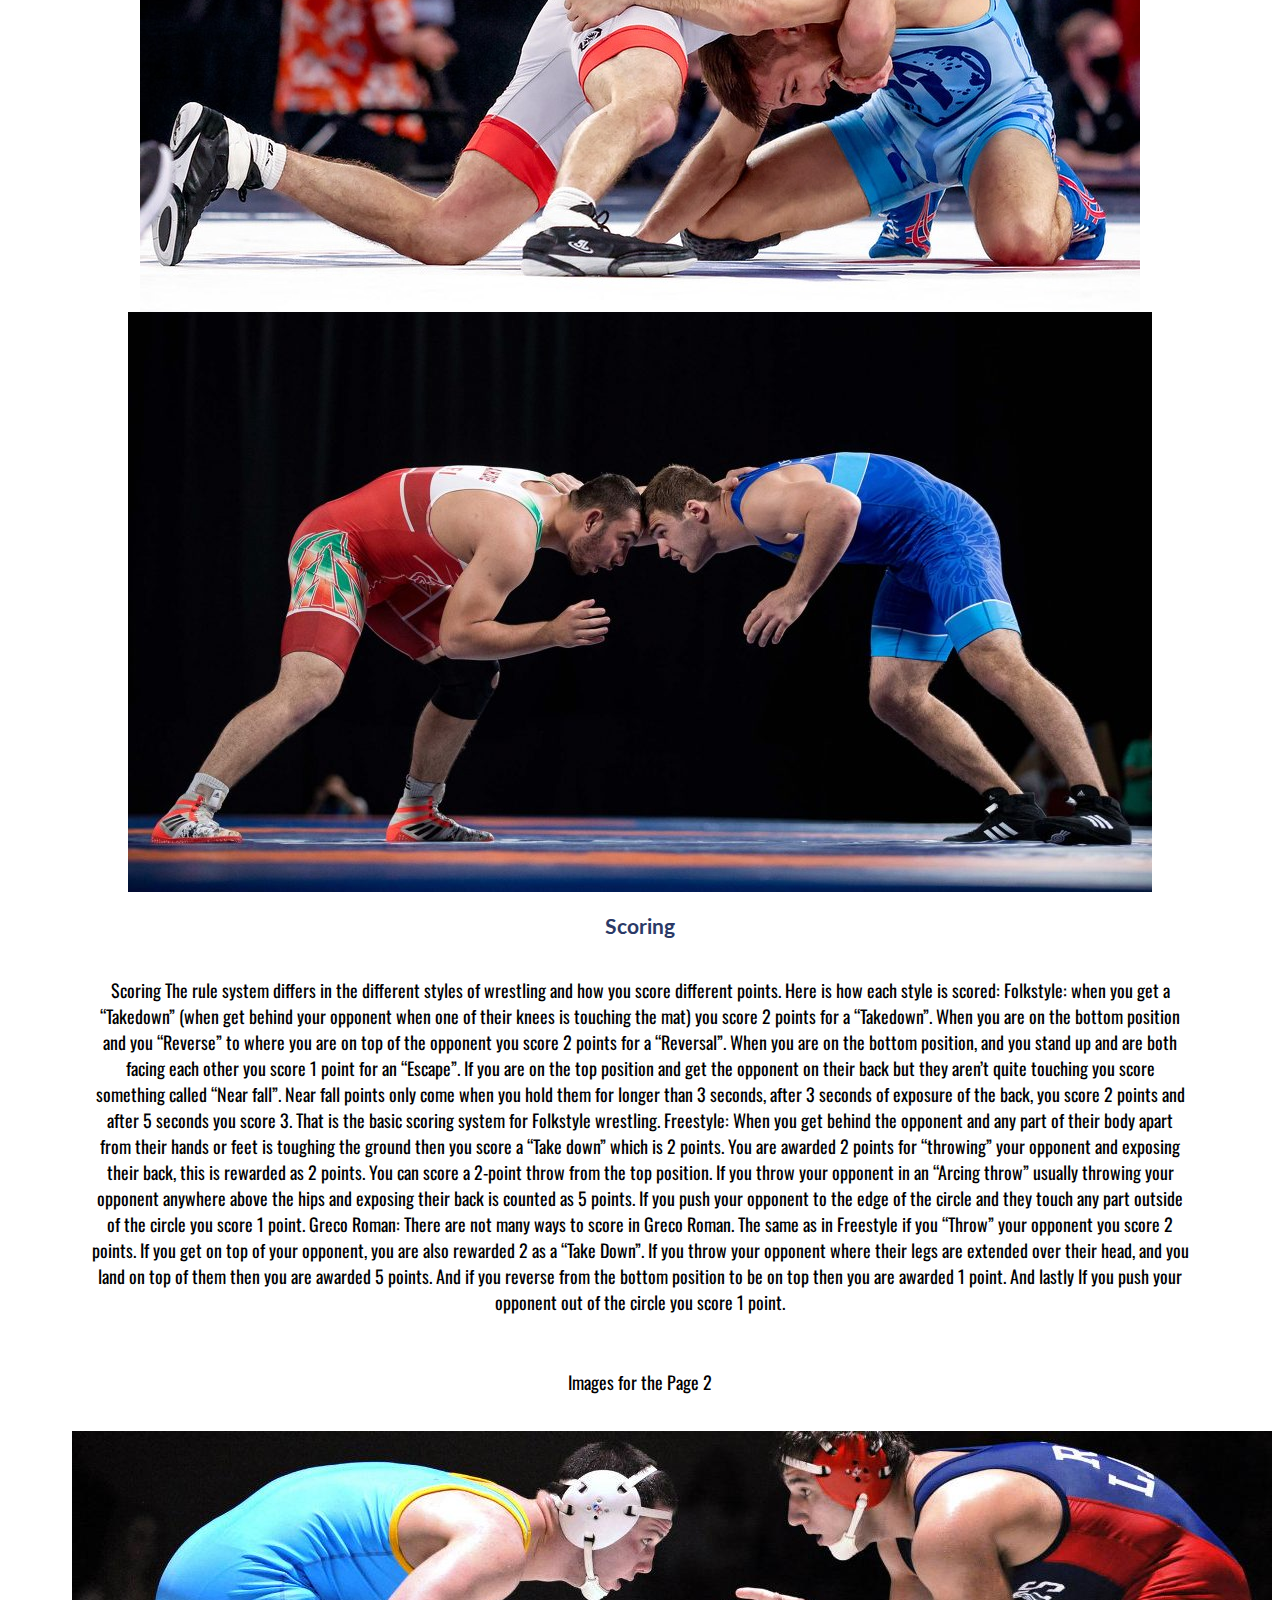
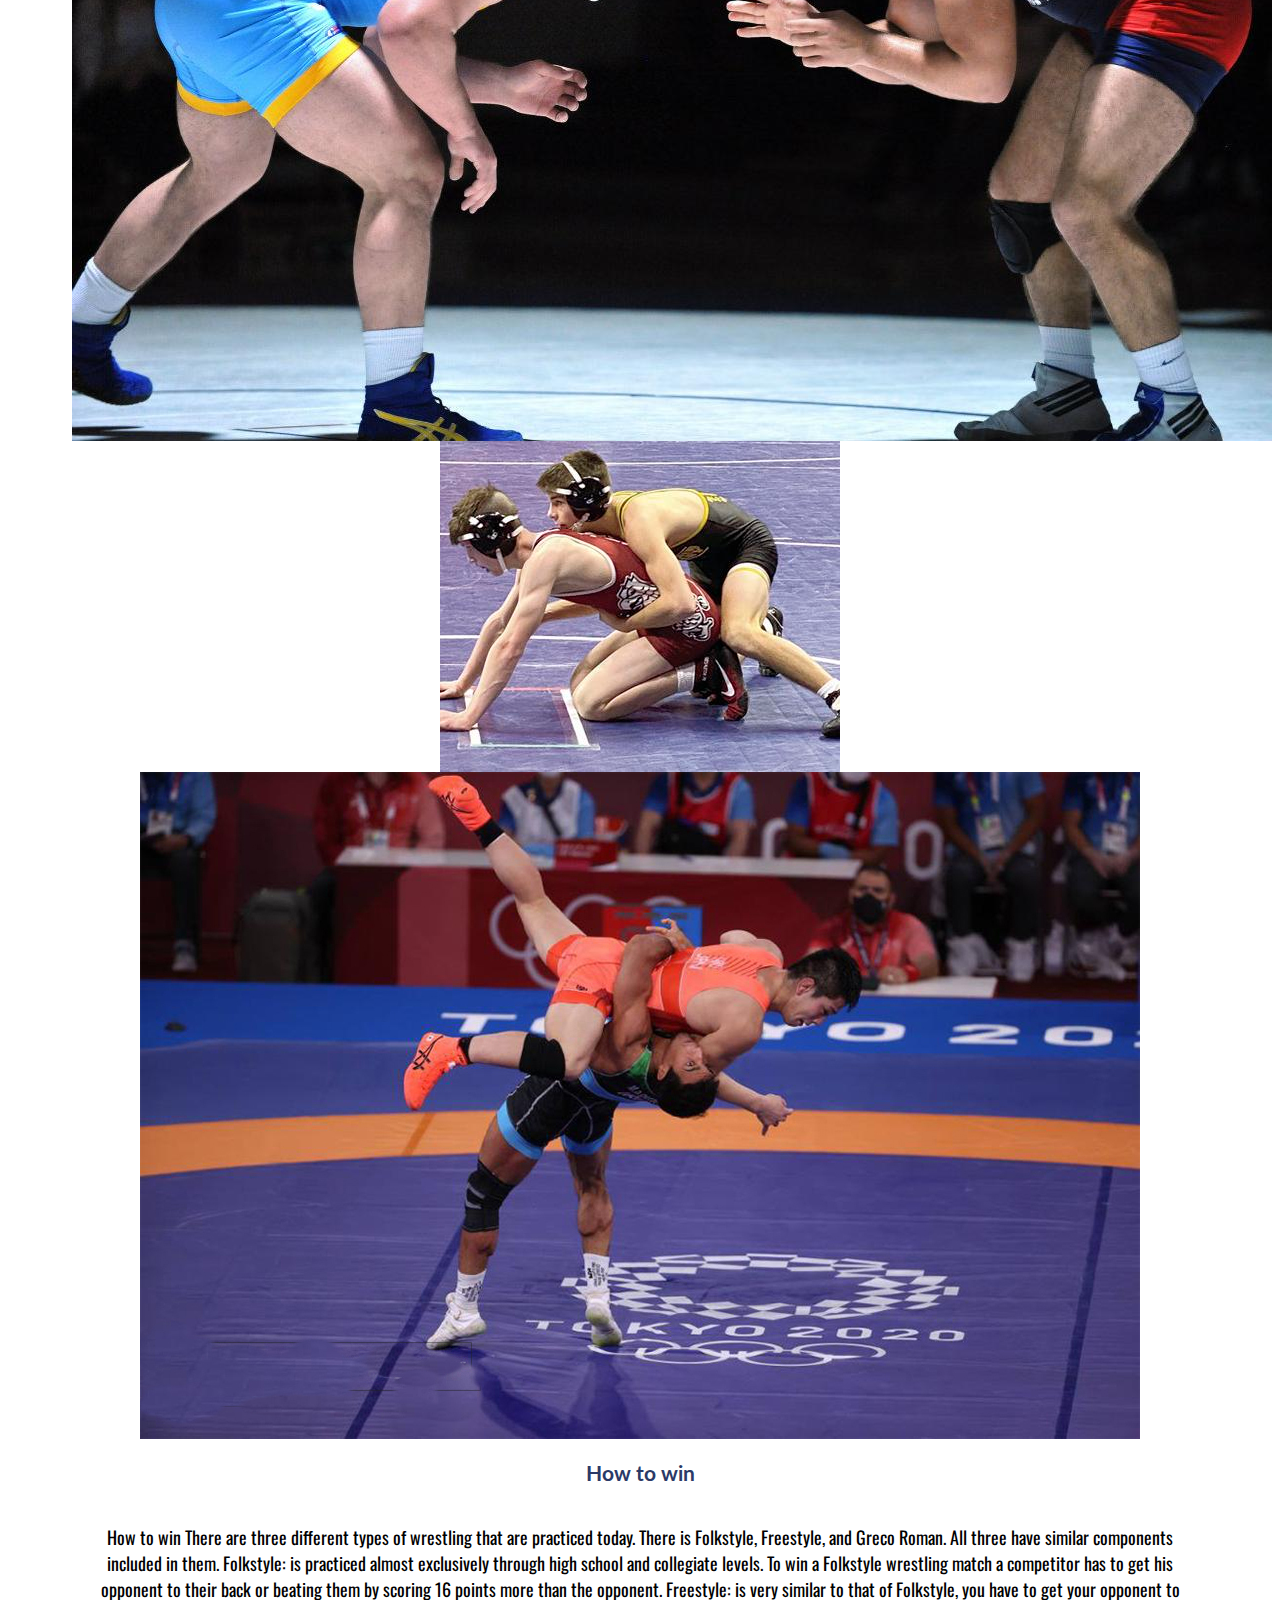
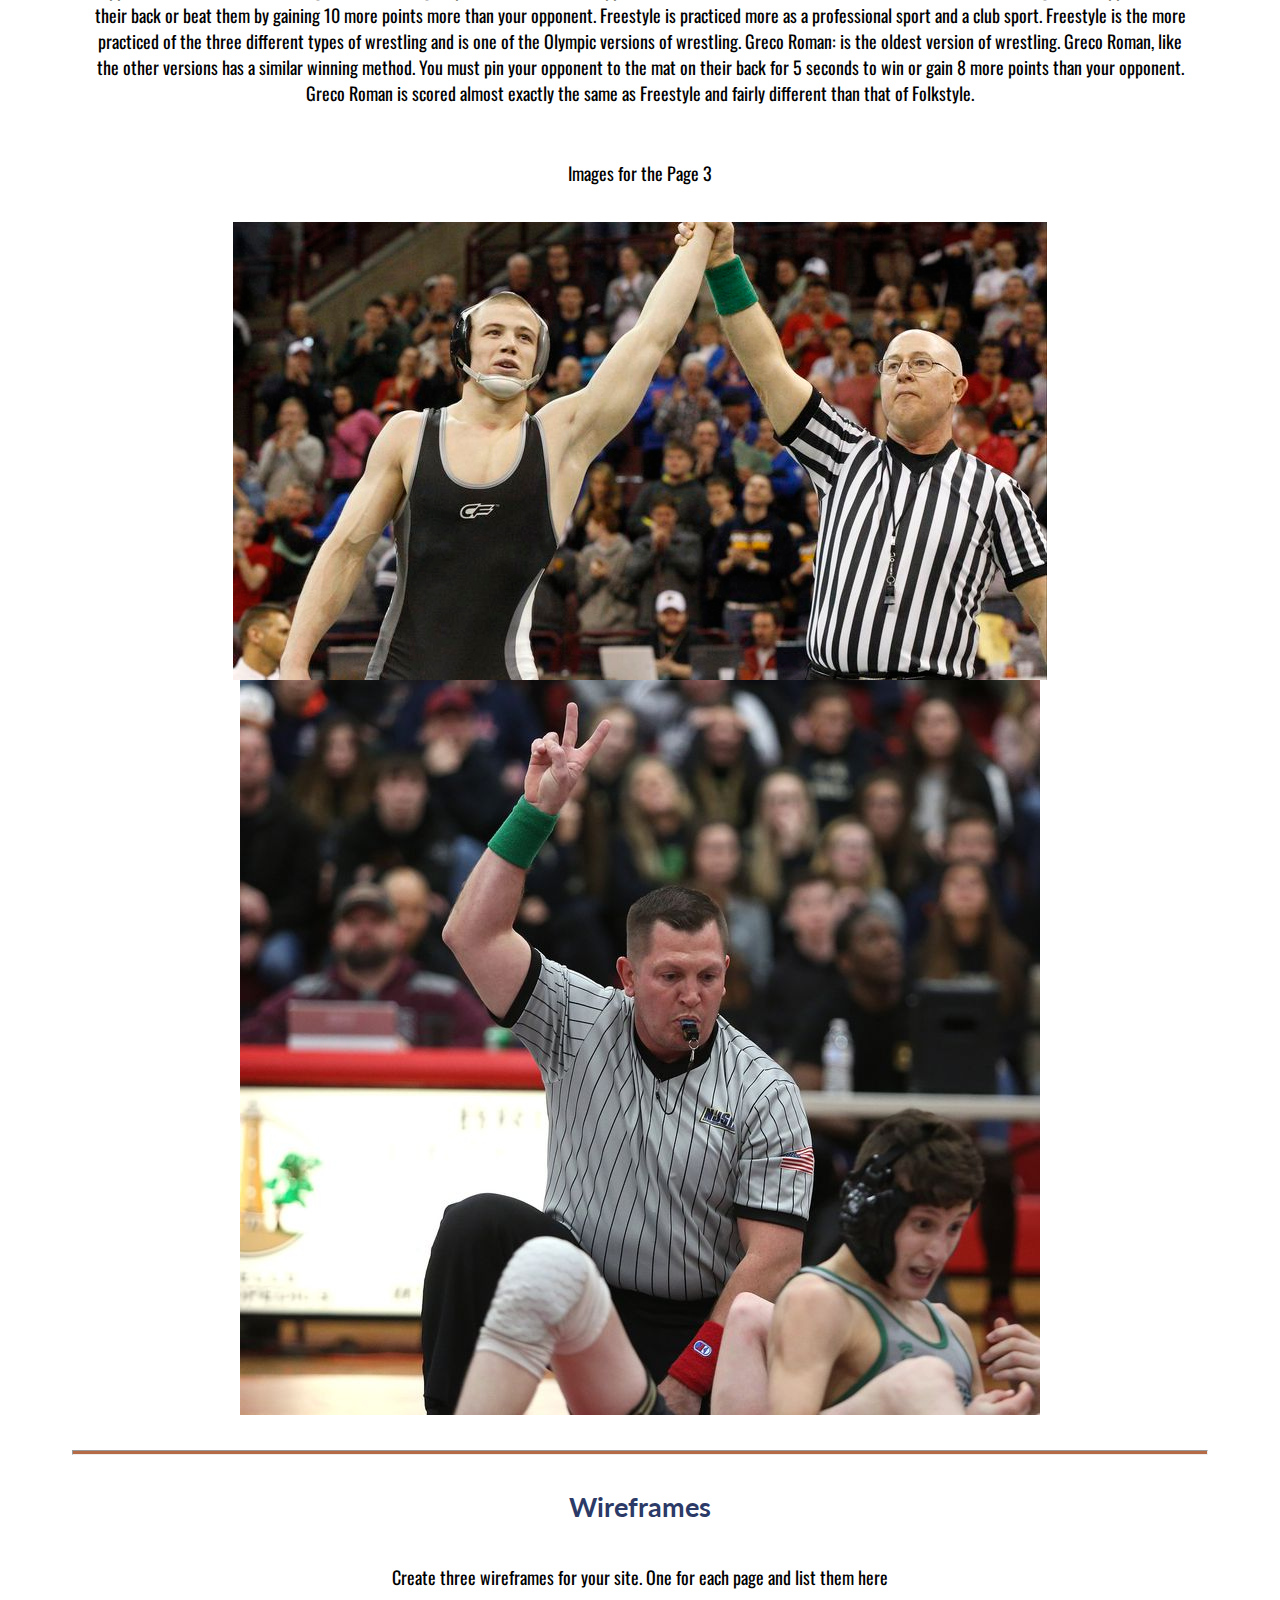
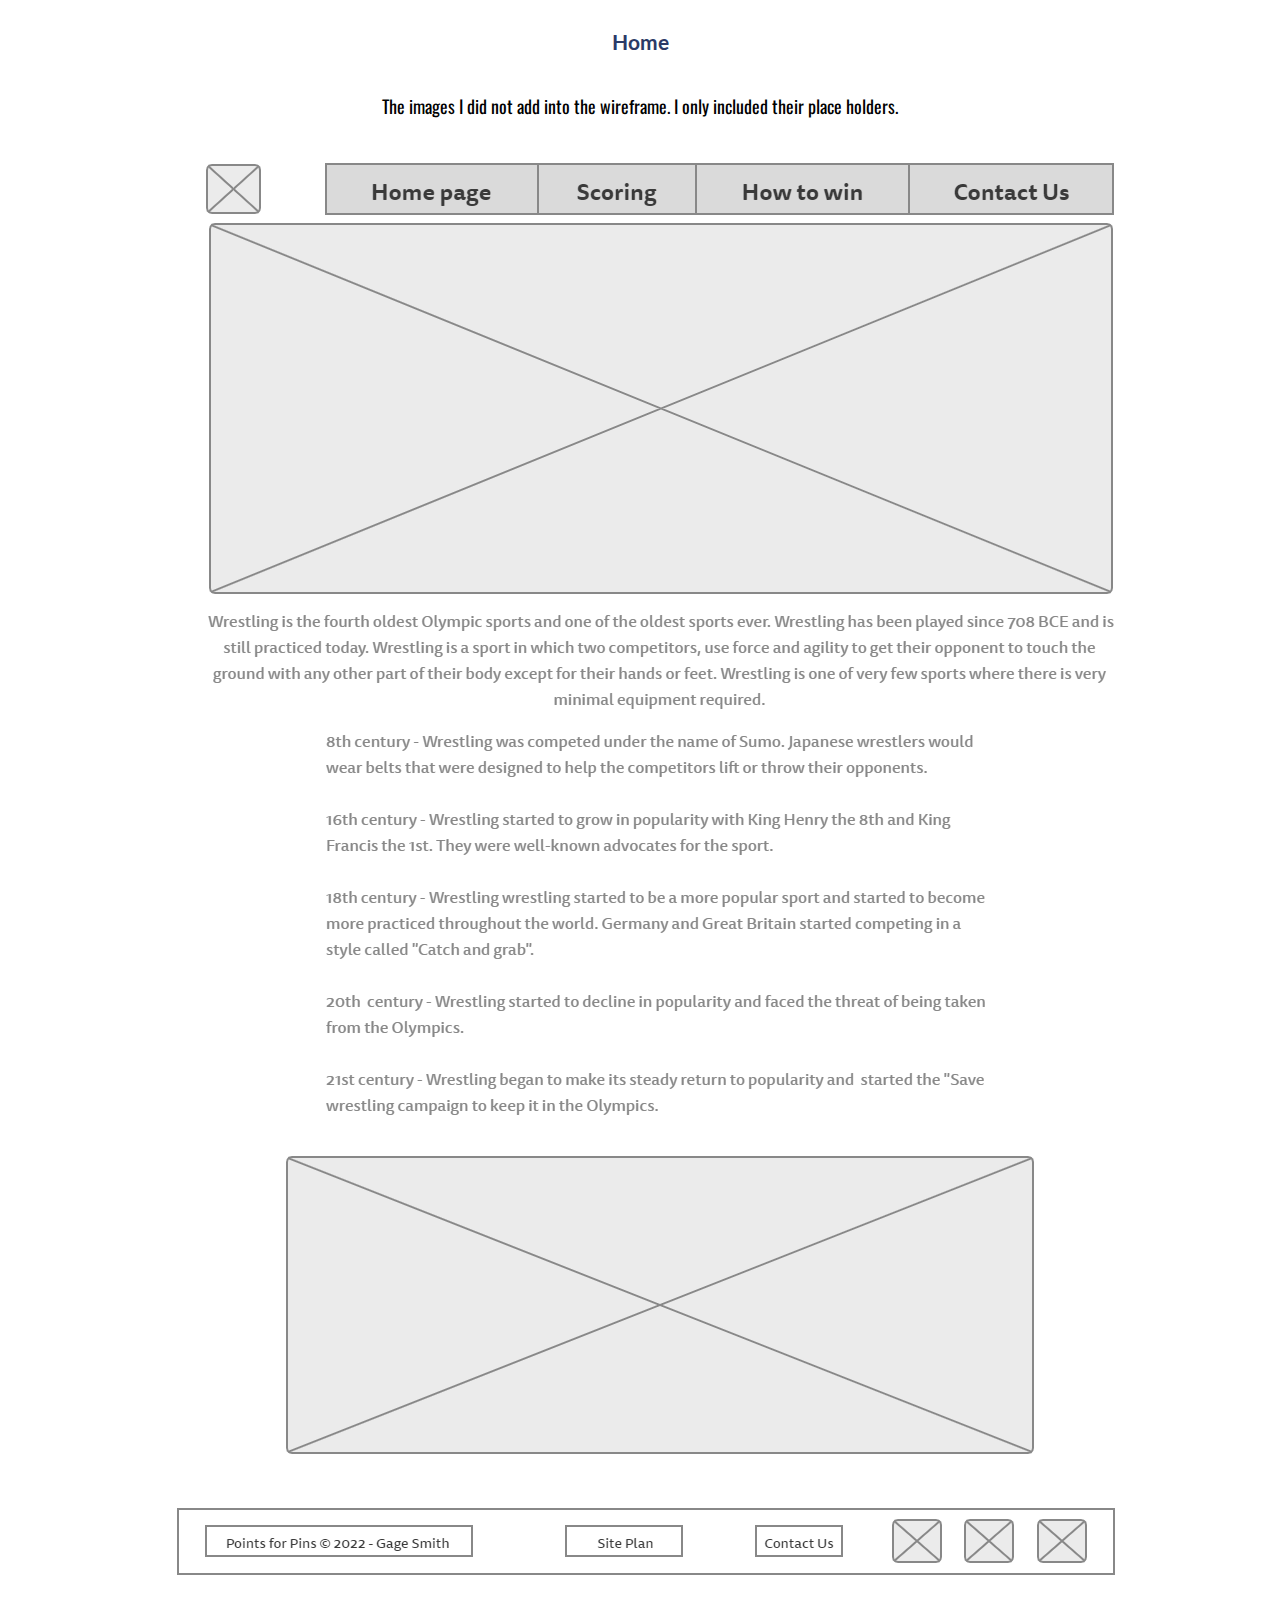
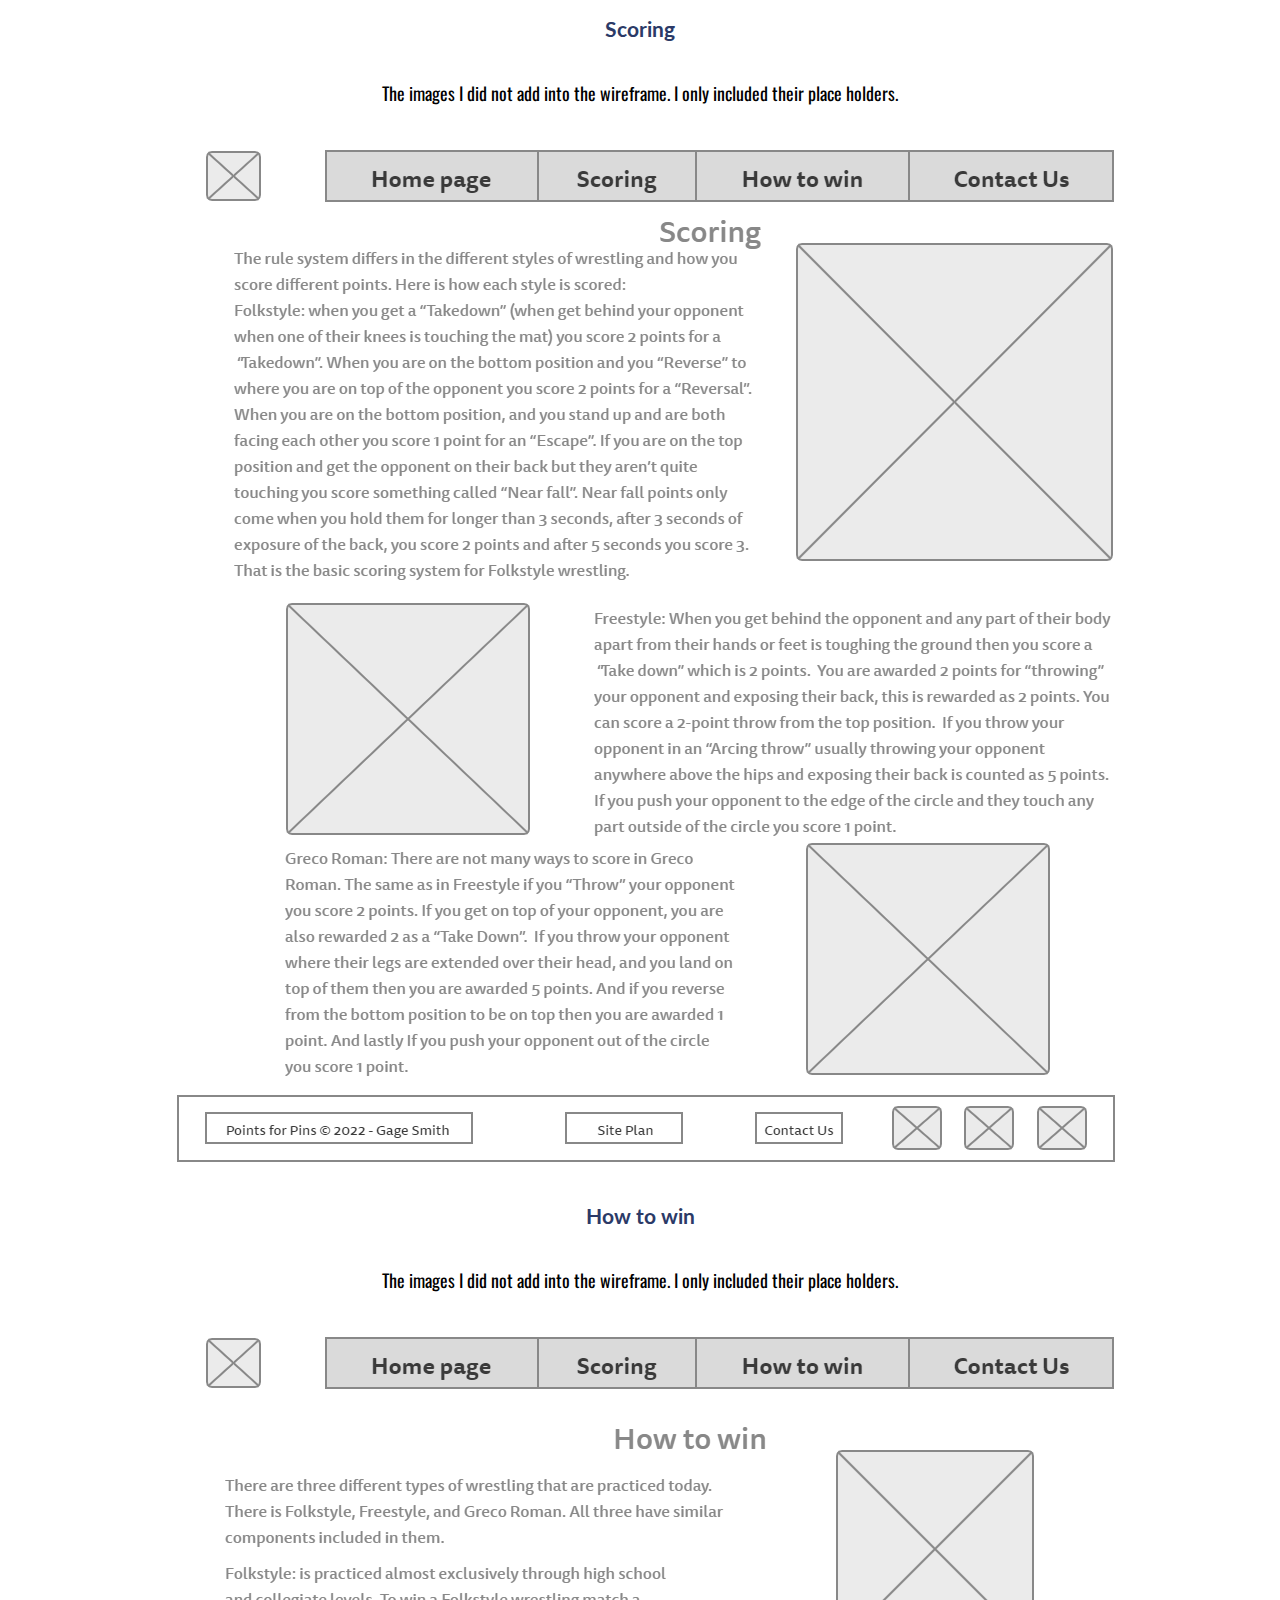
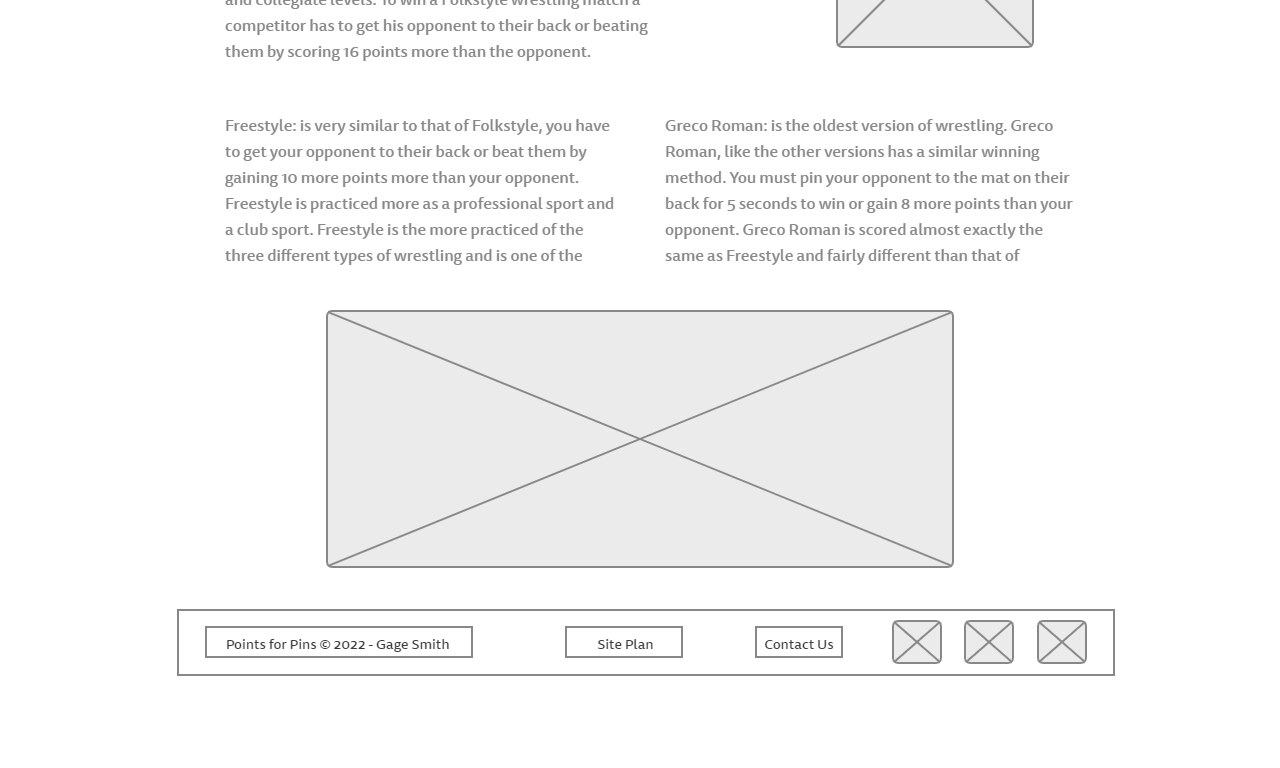
<file: wrestlingsite/site-plan.html>
<!DOCTYPE html>
<html lang="en-us">
    
  <head>
    <meta charset="utf-8">
    <title>Site Plan</title>
    <link type="text/css" rel="stylesheet" href="styles/site-plan.css">
  </head>

  <body>
    <header>
      <h1>Points for Pins</h1>
      <h2>Gage Smith</h2>
      <h2>WDD 130-online</h2>
      <!-- In the header above, add the name or your site, your name and class number. For example if you are in section 3 you would put WDD 130.03 -->
    </header>
    <main>

      <!-- ------------------------Steps 2-3------------------------------ -->
      <hr>
      <h2>Overview</h2>
      <h3>Purpose</h3>
      <p>The purpose of this website is to educate users on a beloved sport of mine, wrestling. Also to educate users on the rules of wrestling and the scroing system so they have a better understanding of how the sport is operated.</p>  <!-- change this -->


      <h3>Audience</h3>
      <p>Anyone who wants to know more about this beloved yet burtal sport</p>  <!-- change this -->

      <hr>
      <h2>Branding</h2>
      <h3>Website Logo</h3>
      <!-- Replace this with some sort of logo for your site.  A logo can be as simple as the name of your site in a nice font :) -->
      <img src="images\points-for-pins.png" alt="Logo image">
      <hr>
      <h2>
        Style Guide
      </h2>

      <!-- ------------------------Steps 4-8------------------------------ -->

      <h3>
        Color Palette
      </h3>
      <!--  The colors you choose for a website are one of the most important decisions you will make. Follow the instructions on the activity in iLearn then return and replace the color codes below with the hex color codes (the 6 digit numbers that show at the bottom of each color) for the colors you have chosen below.  You should have at least 2 colors but do not have to fill in all 4 if you do not need them.  -->

      <!-- Copy and paste the URL to your finished palette below Make sure to paste it into both spots -->
      Palette URL: <a href="https://coolors.co/828cff-d61717-b56b45-2b3a67" target="_blank">https://coolors.co/828cff-d61717-b56b45-2b3a67</a>


      <table class="colors">
        <tr><th>Primary</th><th>Secondary</th><th>Accent 1</th><th>Accent 2</th></tr>
        <!-- Replace the numbers in the boxes below with your hex color codes. Then switch to the site-plan.css file and change your colors there as well. -->
        <tr><td class="primary">#828CFF</td><td class="secondary">#D61717</td><td class="accent1">#B56B45</td><td class="accent2">#2B3A67</td></tr>
      </table>

      <!-- ------------------------Step 9------------------------------ -->

      <h3>
        Typography
      </h3>
      <!-- Choose a font for your paragraphs (body copy) and headlines. What font(s) have you chosen? Why did you choose what you did?  Make sure to review the list of web safe fonts at W3Schools.org as a starting point.  Think also about which of your colors above you might use for background and font colors. -->

      <h4>
        Heading Font: Lato  <!-- change this -->
      </h4>
      <h4>
        Paragraph Font: Oswald  <!-- change this -->
      </h4>
      <h3>
        Normal paragraph example
      </h3>
      <p>
        Lorem ipsum dolor sit amet, consectetur adipiscing elit, sed do eiusmod tempor incididunt ut labore et dolore magna aliqua. Ut enim ad minim veniam, quis nostrud exercitation ullamco laboris nisi ut aliquip ex ea commodo consequat. Duis aute irure dolor in reprehenderit in voluptate velit esse cillum dolore eu fugiat nulla pariatur. Excepteur sint occaecat cupidatat non proident, sunt in culpa qui officia deserunt mollit anim id est laborum.
      </p>
      <h3>
        Colored paragraph example
      </h3>
      <p class="colored">
        Lorem ipsum dolor sit amet, consectetur adipiscing elit, sed do eiusmod tempor incididunt ut labore et dolore magna aliqua. Ut enim ad minim veniam, quis nostrud exercitation ullamco laboris nisi ut aliquip ex ea commodo consequat. 
      </p>

      <!-- ------------------------Step 10------------------------------ -->

      <h3>
        Navigation
      </h3>
      <!-- Think about how you want your navigation bar to look. In the site-plan.css file change the colors to your colors to get the look you desire. --> 
      <nav>
        <a href="#">Home</a>
        <a href="#">[Page 2]</a>
        <a href="#">[Page 3]</a>
      </nav>
      <hr>
      <h2>
        Site Map
      </h2>
      <div class="sitemap">
        <div class="sm-home">
          Home
        </div>
        <div class="sm-page2">
          Scoring <!-- change this -->
        </div>
        <div class="sm-page3">
          How to win  <!-- change this -->
        </div>

        <div class="top">
          &nbsp;
        </div>
        <div class="left">
          &nbsp;
        </div>
        <div class="right">
          &nbsp;
        </div>

      </div>

      <!-- --------Content Section -------------- -->
      <hr>
      <h2>
        Content
      </h2>
      <h3>Home page</h3>
      <p>
        Wrestling is the fourth oldest Olympic sports and one of the oldest sports ever. Wrestling has been played since 708 BCE and is still practiced today. Wrestling is a sport in which two competitors, use force and agility to get their opponent to touch the ground with any other part of their body except for their hands or feet. Wrestling is one of very few sports where there is very minimal equipment required. 
      </p>
      <p>Images for the Home page</p>
        <img src="images/main-image.jpg" alt="Wrestling throw">
        <img src="images/main-second.jpeg" alt="Wrestling in neutral">

      </ul>
      <h3>Scoring</h3>
      <p>
        Scoring
          The rule system differs in the different styles of wrestling and how you score different points. Here is how each style is scored:
          Folkstyle: when you get a “Takedown” (when get behind your opponent when one of their knees is touching the mat) you score 2 points for a “Takedown”. When you are on the bottom position and you “Reverse” to where you are on top of the opponent you score 2 points for a “Reversal”. When you are on the bottom position, and you stand up and are both facing each other you score 1 point for an “Escape”. If you are on the top position and get the opponent on their back but they aren’t quite touching you score something called “Near fall”. Near fall points only come when you hold them for longer than 3 seconds, after 3 seconds of exposure of the back, you score 2 points and after 5 seconds you score 3. That is the basic scoring system for Folkstyle wrestling. 
          Freestyle: When you get behind the opponent and any part of their body apart from their hands or feet is toughing the ground then you score a “Take down” which is 2 points.  You are awarded 2 points for “throwing” your opponent and exposing their back, this is rewarded as 2 points. You can score a 2-point throw from the top position.  If you throw your opponent in an “Arcing throw” usually throwing your opponent anywhere above the hips and exposing their back is counted as 5 points. If you push your opponent to the edge of the circle and they touch any part outside of the circle you score 1 point. 
          Greco Roman: There are not many ways to score in Greco Roman. The same as in Freestyle if you “Throw” your opponent you score 2 points. If you get on top of your opponent, you are also rewarded 2 as a “Take Down”.  If you throw your opponent where their legs are extended over their head, and you land on top of them then you are awarded 5 points. And if you reverse from the bottom position to be on top then you are awarded 1 point. And lastly If you push your opponent out of the circle you score 1 point. 
      </p>
      <p>Images for the Page 2</p>
      <img src="images/neutral.jpg" alt="Neutral position">
      <img src="images/top.jpg" alt="Top position">
      <img src="images/greco-throw.jpg" alt="Greco Roman throw">  
      </ul>
      <h3>How to win</h3>
      <p>
        How to win
          There are three different types of wrestling that are practiced today. There is Folkstyle, Freestyle, and Greco Roman. All three have similar components included in them. 
          Folkstyle: is practiced almost exclusively through high school and collegiate levels. To win a Folkstyle wrestling match a competitor has to get his opponent to their back or beating them by scoring 16 points more than the opponent. 
          Freestyle: is very similar to that of Folkstyle, you have to get your opponent to their back or beat them by gaining 10 more points more than your opponent. Freestyle is practiced more as a professional sport and a club sport. Freestyle is the more practiced of the three different types of wrestling and is one of the Olympic versions of wrestling.  
          Greco Roman: is the oldest version of wrestling. Greco Roman, like the other versions has a similar winning method. You must pin your opponent to the mat on their back for 5 seconds to win or gain 8 more points than your opponent. Greco Roman is scored almost exactly the same as Freestyle and fairly different than that of Folkstyle. 
      </p>
      <p>Images for the Page 3</p>
      <img src="images/win.jpg" alt="Wresling win">
      <img src="images/scoring 2.jpg" alt="Wrestler scoring">
      </ul>
      <hr>
      <h2>
        Wireframes
      </h2>
      <p>
        Create three wireframes for your site. One for each page and list them here</p>

      <h3>Home</h3>
      <p>         
        The images I did not add into the wireframe. I only included their place holders.
      </p>
      <img src="images/personal-site-plan.png" alt="home page wireframe">

      <h3>Scoring</h3>
      <p>         
        The images I did not add into the wireframe. I only included their place holders.
      </p>
      <img src="images/scoring.png" alt="page 2 wireframe">

      <h3>How to win</h3>
      <p>         
        The images I did not add into the wireframe. I only included their place holders.
      </p>
      <img src="images/how-to-win.png" alt="page 3 wireframe">
    </main>
  </body>

</html>
</file>
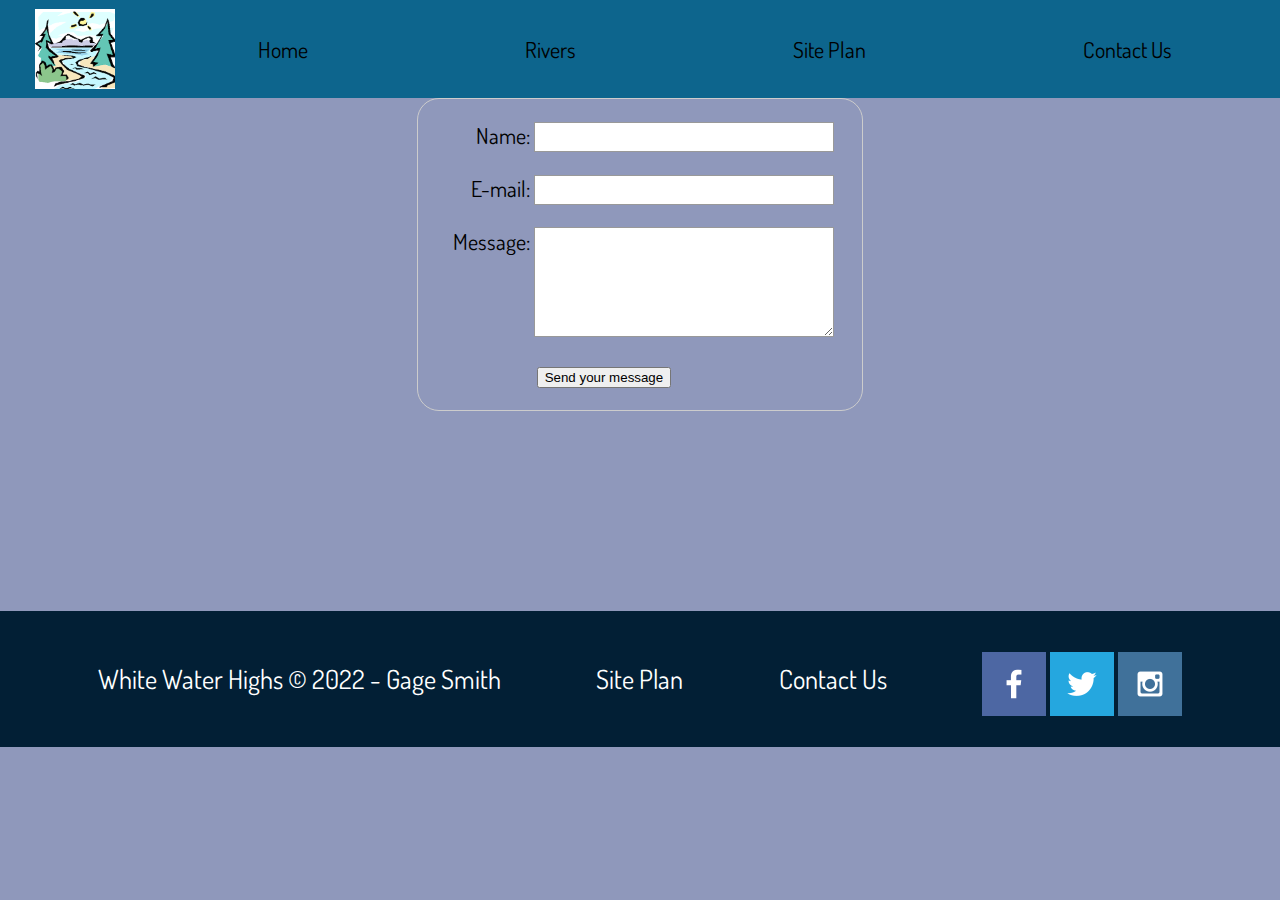
<file: wwr/contactus.html>
<!DOCTYPE html>
<html lang="en">
<head>
    <meta charset="UTF-8">
    <meta http-equiv="X-UA-Compatible" content="IE=edge">
    <meta name="viewport" content="width=device-width, initial-scale=1.0">
    <title>Contact Us</title>
    <link rel="stylesheet" href="styles/style.css">
</head>
<body>
    <div id="content">
        <header>
            <a id="logo_link" href="index.html">
                <img class="logo" src="images/river.gif" alt="White Water Highs Logo">
            </a>
            <nav>
                <a href="index.html">Home</a>
                <a href="pagetwo.html"> Rivers </a>
                <a href="site-plan-rafting.html">Site Plan</a>
                <a href="contactus.html">Contact Us</a>
            </nav>
        </header>
        <main>
            <div id="feedback"></div>
            <form action="/my-handling-form-page" method="post">
                <ul>
                  <li>
                    <label for="name">Name:</label>
                    <input type="text" id="name" name="user_name" />
                  </li>
                  <li>
                    <label for="mail">E-mail:</label>
                    <input type="email" id="mail" name="user_email" />
                  </li>
                  <li>
                    <label for="msg">Message:</label>
                    <textarea id="msg" name="user_message"></textarea>
                  </li>
                  <li class="button">
                    <button type="submit">Send your message</button>
                  </li>
                </ul>
              </form>
        </main>
        <footer>
            <p>White Water Highs &copy; 2022 - Gage Smith</p>
            <p><a href="site-plan-rafting.html">Site Plan</a></p>
            <p><a href="contactus.html">Contact Us</a></p>
            <div class="social">
                <a href="https://facebook.com" target="_blank">
                    <img src="images/facebook.png" alt="fb icon">
                </a>
                <a href="https://twitter.com" target="_blank">
                    <img src="images/twitter.png" alt="twitter icon">
                </a>
                <a href="https://instagram.com" target="_blank">
                    <img src="images/instagram.png" alt="instagram icon">
                </a>
            </div>
        </footer>
    </div>
    <script>
        // get the feedback div element so we can do something with it.
        const feedbackElement = document.getElementById('feedback');
        // get the form so we can read what was entered in it.
        const formElement = document.forms[0];
        // add a 'listener' to wait for a submission of our form. When that happens run the code below.
        formElement.addEventListener('submit', function(e) {
            // stop the form from doing the default action.
            e.preventDefault();
            // set the contents of our feedback element to a message letting the user know the form was submitted successfully. Notice that we pull the name that was entered in the form to personalize the message!
            feedbackElement.innerHTML = 'Hello '+ formElement.user_name.value +'! Thank you for your message. We will get back with you as soon as possible!';
            // make the feedback element visible.
            feedbackElement.style.display = "block";
            // add a class to move everything down so our message doesn't cover it.
            document.body.classList.toggle('moveDown');
        });
    </script>
</body>
</html>
</file>
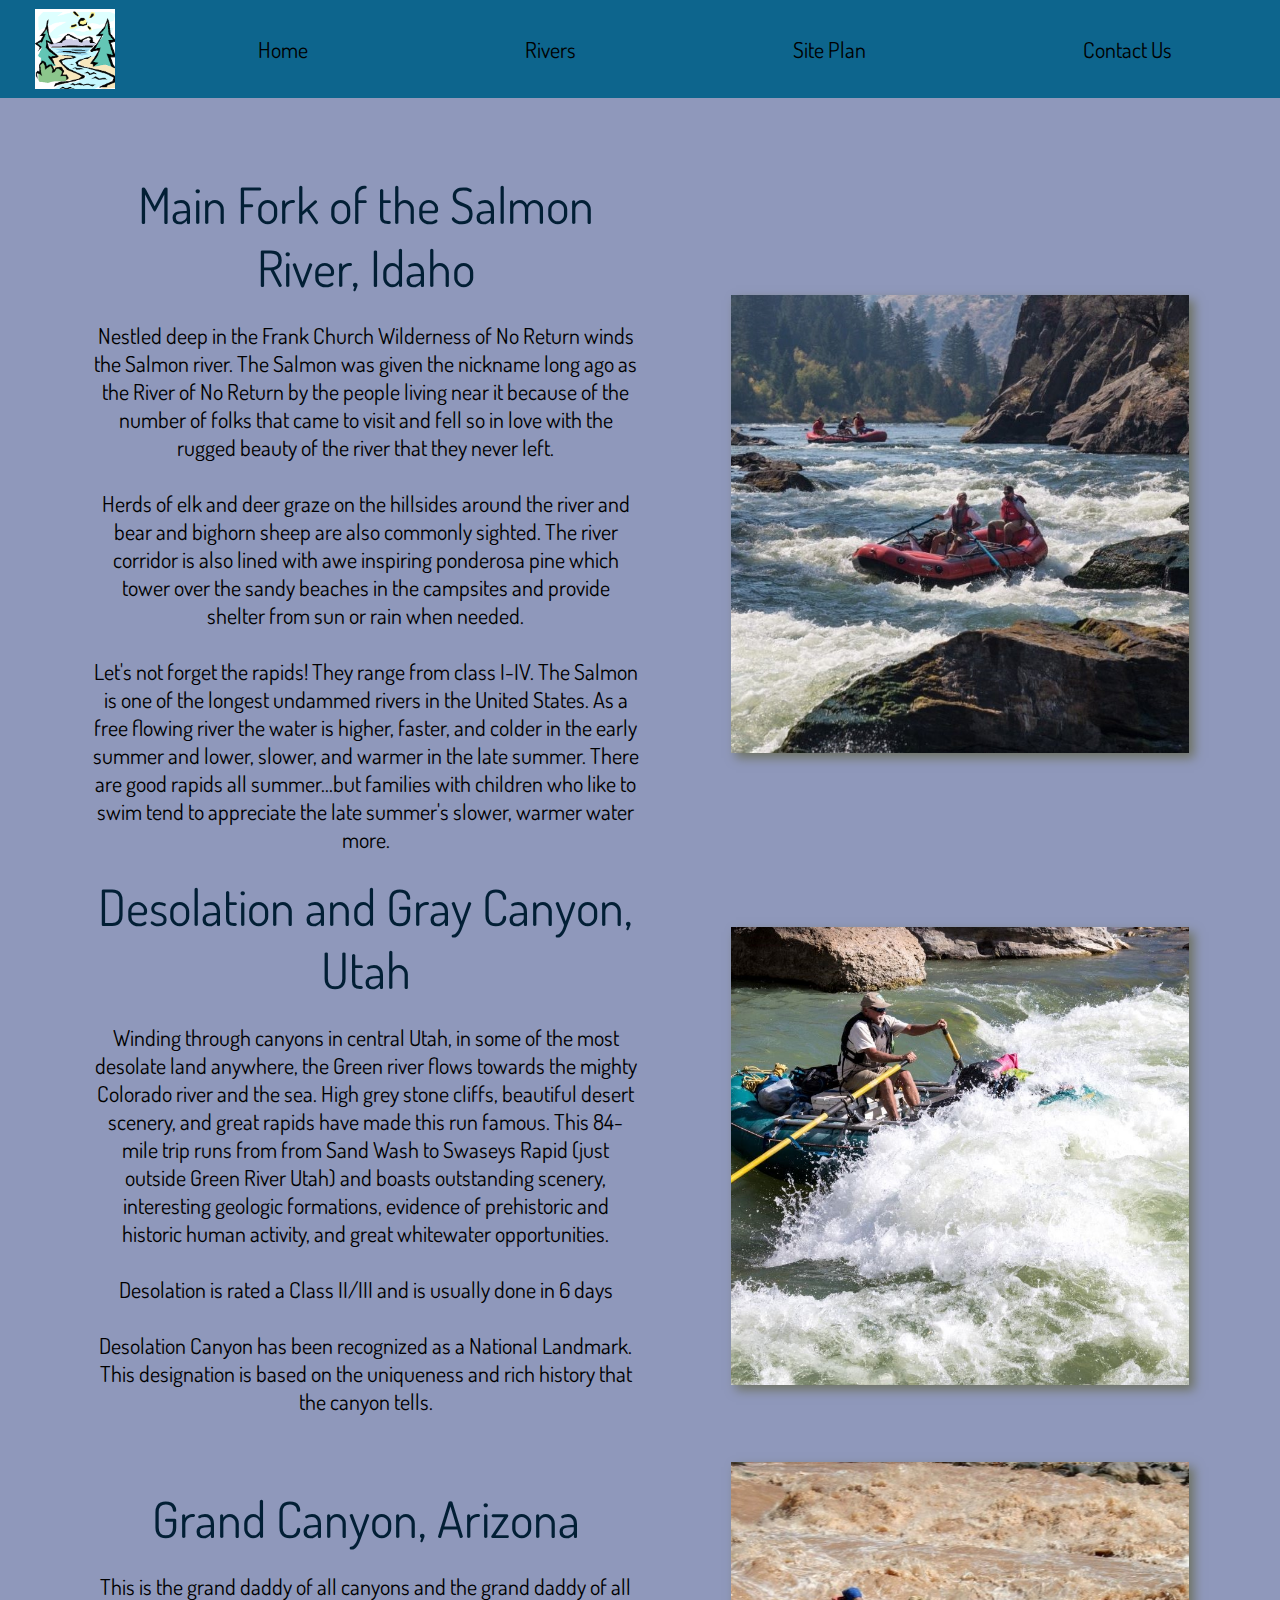
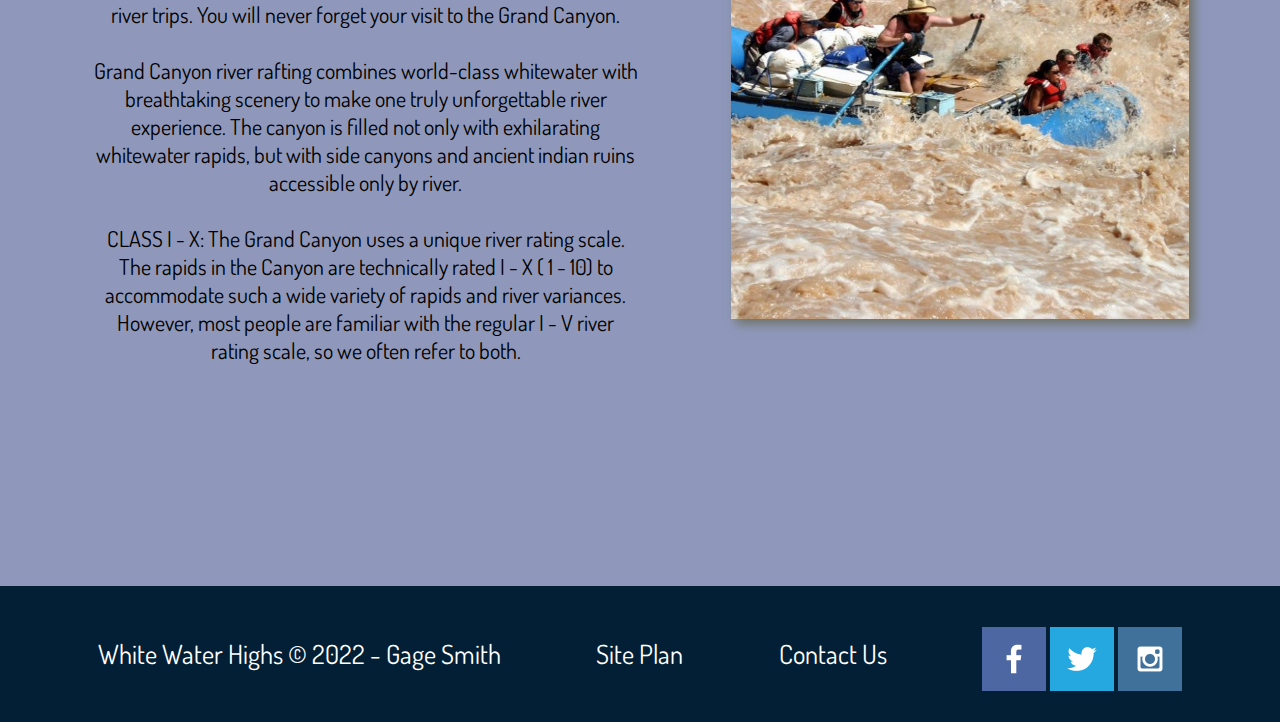
<file: wwr/rivers.html>
<!DOCTYPE html>
<html lang="en">
<head>
    <meta charset="UTF-8">
    <meta http-equiv="X-UA-Compatible" content="IE=edge">
    <meta name="viewport" content="width=device-width, initial-scale=1.0">
    <title>Rivers</title>
    <link rel="stylesheet" href="styles/style.css">
</head>
<body>
    <div id="content">
        <header>
            <a id="logo_link" href="index.html">
                <img class="logo" src="images/river.gif" alt="White Water Highs Logo">
            </a>
            <nav>
                <a href="index.html">Home</a>
                <a href="pagetwo.html"> Rivers </a>
                <a href="site-plan-rafting.html">Site Plan</a>
                <a href="contactus.html">Contact Us</a>
            </nav>
        </header>
        <main class="rivers-grid">
            <section class="salmon-river">
                <r1>Main Fork of the Salmon River, Idaho</r1>
                <p>Nestled deep in the Frank Church Wilderness of No Return winds the Salmon river. The Salmon was given the nickname long ago as the River of No Return by the people living near it because of the number of folks that came to visit and fell so in love with the rugged beauty of the river that they never left.
                <br>
                <br>Herds of elk and deer graze on the hillsides around the river and bear and bighorn sheep are also commonly sighted. The river corridor is also lined with awe inspiring ponderosa pine which tower over the sandy beaches in the campsites and provide shelter from sun or rain when needed.
                <br>
                <br>Let's not forget the rapids! They range from class I-IV. The Salmon is one of the longest undammed rivers in the United States. As a free flowing river the water is higher, faster, and colder in the early summer and lower, slower, and warmer in the late summer. There are good rapids all summer...but families with children who like to swim tend to appreciate the late summer's slower, warmer water more. 
                </p>
            </section>
            <img class="rapids1" src="images/salmon-river.jpg" alt="Salmon River">
            <section class="gray-canyon">
                <r1>Desolation and Gray Canyon, Utah</r1>
                <p>Winding through canyons in central Utah, in some of the most desolate land anywhere, the Green river flows towards the mighty Colorado river and the sea. High grey stone cliffs, beautiful desert scenery, and great rapids have made this run famous. This 84-mile trip runs from from Sand Wash to Swaseys Rapid (just outside Green River Utah) and boasts outstanding scenery, interesting geologic formations, evidence of prehistoric and historic human activity, and great whitewater opportunities.
                <br>
                <br>Desolation is rated a Class II/III and is usually done in 6 days
                <br>
                <br>Desolation Canyon has been recognized as a National Landmark.  This designation is based on the uniqueness and rich history that the canyon tells.
                </p>
            </section>
            <img class="rapids2" src="images/green-river.jpg" alt="Gray Canyon">
            <section class="grand-canyon">
                <r1>Grand Canyon, Arizona</r1>
                <p>This is the grand daddy of all canyons and the grand daddy of all river trips. You will never forget your visit to the Grand Canyon.
                <br>
                <br>Grand Canyon river rafting combines world-class whitewater with breathtaking scenery to make one truly unforgettable river experience. The canyon is filled not only with exhilarating whitewater rapids, but with side canyons and ancient indian ruins accessible only by river.                    
                <br>
                <br>CLASS I - X: The Grand Canyon uses a unique river rating scale. The rapids in the Canyon are technically rated I - X ( 1 - 10) to accommodate such a wide variety of rapids and river variances. However, most people are familiar with the regular I - V river rating scale, so we often refer to both.
                </p>
            </section>
            <img class="rapids3" src="images/grand-canyon.jpg" alt="Grand Canyon">
        </main>
        <footer>
            <p>White Water Highs &copy; 2022 - Gage Smith</p>
            <p><a href="site-plan-rafting.html">Site Plan</a></p>
            <p><a href="contactus.html">Contact Us</a></p>
            <div class="social">
                <a href="https://facebook.com" target="_blank">
                    <img src="images/facebook.png" alt="fb icon">
                </a>
                <a href="https://twitter.com" target="_blank">
                    <img src="images/twitter.png" alt="twitter icon">
                </a>
                <a href="https://instagram.com" target="_blank">
                    <img src="images/instagram.png" alt="instagram icon">
                </a>
            </div>
        </footer>
    </div>
</body>
</html>
</file>
<file: wrestlingsite/styles/style.css>
@import url('https://fonts.googleapis.com/css2?family=Lato:ital,wght@1,300&family=Oswald:wght@300&display=swap');

.logo{
    width: 80px;
} 
#logo_link{
    padding-top: 5px;
    justify-self: center;
    align-self: center;
}
.icon{
    padding-top: 10px;
    width: 80px;
}
#content{
    max-width: 1400px;
    margin: 0 auto;
}
nav a{
    text-align: center;
    color: black;
    padding: 35px;
    text-decoration: none;
}
nav{
    display:flex;
    justify-content: space-around;
}
header{
    background-color: #0d658d;
    display: grid;
    grid-template-columns: 150px auto;
}
nav a:hover{
    background-color: white;
    color: #021f35;
}
.home-grid{
    display: grid;
    grid-template-columns: repeat(10, 1fr);
}
body{
    font-family: Oswald, Helvetica, sans-serif;
    font-size: 22px;
    background-color: #396E94;
    margin: 0;
    padding: 0;
}
.main-img{
    grid-column: 1/11;
    margin: auto;
    margin-top: 50px;
}
.secondary-img{
    margin-top: 50px;
    grid-column: 1/11;
    margin-left:auto;
    margin-right: auto;
}
h2{
    text-align:center;
    color: black;
    grid-column: 2/10;
}
h1{
    text-align:left;
    font-size: 1em;
    color: black;
    margin: auto;
}
.body-text{
    grid-column: 3/9;
}
footer h3{
    color: black;
}
footer p{
    color: white;
    font-size: 1.2em;
}
footer p a:hover{
    text-decoration: underline;
}
footer a{
    color: white;
    text-decoration: none;
}
footer a:hover{
    color: black;
}
footer{
    background-color:#021f35;
    margin-top: 50px;
    padding: 25px 50px;
    display: flex;
    justify-content: space-around;
    align-items:center;
}
footer .social img{
    padding-top: 15px;
}
/*end of main paige*/

/*beginning of second page*/
.second-grid{
    display: grid;
    grid-template-columns: repeat(10, 1fr);
}
.second-title{
    grid-column: 1/11;
    display: flex;
    align-items: center;
    justify-content: center;
    font-weight: bold;
    font-size: 50px;
}
h3{
    width: 100%;
    margin: 10px 10px 10px 30px;
}
.neutral-img{
    width: 100%;
    grid-column: 6/11;
    grid-row: 2/3;
    margin: auto;
}
.top-img{
    width: 100%;
    grid-column: 1/6;
    grid-row: 3/4;
}
.greco-img{
    width:100%;
    grid-column: 6/11;
    margin-top: 10px;
}
.folkstyle-scoring{
    grid-row: 2/3;
    grid-column:1/5;
}
.freestyle-scoring{
    grid-row: 3/4;
    grid-column: 6/10;
    align-self: center;
    margin-left: 70px;
}
.greco-scoring{
    grid-row: 4/5;
    grid-column:1/5;
    align-self: center;
    margin-left: 70px;
    margin-top: 10px;
}
/*end of second page*/

/*beginning of third page*/
.third-title{
    grid-column: 1/11;
    display: flex;
    align-items: center;
    justify-content: center;
    font-weight: bold;
    font-size: 50px;
}
h4{
    width: 100%;
    margin: 10px 10px 10px 30px;
}
.folkstyle-htw{
    margin-top: 75px;
    grid-row: 2/3;
    grid-column:2/5;
}
.freestyle-htw{
    margin-left:-50px;
    grid-row: 3/4;
    grid-column:2/5;
}
.greco-htw{
    margin-top: 15px;
    grid-row: 3/4;
    grid-column:6/10;
}
.scoring-img{
    width: 100%;
    grid-row: 2/3;
    grid-column:6/10;
}
.win-img{
    margin-top:10px;
    width: 100%;
    grid-row: 4/5;
    grid-column:2/10;
}
/*contact us css*/

form {
    margin: 0 auto;
    width: 400px;
    padding: 1em;
    border: 1px solid #ccc;
    border-radius: 1em;
}
  
ul {
    list-style: none;
    padding: 0;
    margin: 0;
}
  
  form li + li {
    margin-top: 1em;
}
  
label {
    display: inline-block;
    width: 90px;
    text-align: right;
}
  
input,
textarea {
    font: 1em sans-serif;
  
    width: 300px;
    box-sizing: border-box;
  
    border: 1px solid #999;
}
  
input:focus,
textarea:focus {
    border-color: #000;
}
  
textarea {
    vertical-align: top;
  
    height: 5em;
}
  
.button {
    padding-left: 90px;
}
  
button {
    margin-left: 0.5em;
}
#feedback {
    background-color: antiquewhite;
    position: absolute;
    top: 0;
    left: 0;
    right: 0;
    padding: .5em;
    display: none;      
}
.moveDown {
    margin-top: 3em;
}
</file>
<file: wwr/styles/style.css>
@import url('https://fonts.googleapis.com/css2?family=Bebas+Neue&family=Dosis:wght@500&display=swap');

/*main paige*/

.logo{
    width: 80px;
} 
#logo_link{
    padding-top: 5px;
    justify-self: center;
    align-self: center;
}
.camping-card{
    margin: 220px 0;
    grid-column: 5/7;
    grid-row: 2/3;
}
.card-img{
    border: 10px solid black;
    width: 100%;
    transition: transform .5s;
    box-shadow: 5px 5px 10px #6f7364;
}
.icon{
    padding-top: 10px;
    width: 80px;
}
h2{
    margin: 0;
}
.home-grid{
    display: grid;
    grid-template-columns: repeat(10, 1fr);
}
#content{
    max-width: 1600px;
    margin: 0 auto;
}
nav a{
    text-align: center;
    color: black;
    padding: 35px;
    text-decoration: none;
}
#hero{
    display: grid;
    grid-template-columns: 1fr 3fr 1fr;
    margin-top: -100px;
}
#hero-msg{
    grid-column: 2/3;
    grid-row: 1/2;
    margin-top: 100px;
}
#hero-box{
    grid-column: 1/4;
    grid-row: 1/3;
    z-index: -1;
}
#hero-msg h1{
    color:white;
    text-align: center;
}
#hero-msg h4{
   text-align:center;
   color:white;
}
#hero-img{
    width: 100%;
}
.button-box{
    text-align: center;
}
main section{
    text-align: center;
}

body{
    font-family: Dosis, Helvetica, sans-serif;
    font-size: 22px;
    background-color: #8F98BB;
    margin: 0;
    padding: 0;
}

header{
    background-color: #0d658d;
    display: grid;
    grid-template-columns: 150px auto;
}
nav a:hover{
    background-color: white;
    color: #021f35;
}
.home-title{
    font-family: "Bebas Neue";
    font-size: 2em;
    color:black;
    margin-top: 10px;
}
h4{
    color: black;
}
.book, .join{
    border-radius: 5px;
    font-size: 18px;
    background-color:#c2cbee;
    color: black;
    margin-top: 50px;
    padding: 15px 30px;
    text-decoration: none;
}

.card-img:hover{
    opacity: .6;
    transform: scale(1.1);
}
#background{
    background-color:#021f35;
    grid-column: 1/11;
    grid-row: 4/9;
    height: 725px;
}
.mountains{
    width: 100%;
    grid-column: 2/7;
    grid-row: 5/8;
    box-shadow: 5px 5px 10px #6f7364;
}
main section img{
    box-sizing: border-box;
}
.book:hover, .join:hover{
    background-color:white;
    color: #021f35;
}
.msg h2{
    font-family: "Bebas Neue";
    color:white;
}
.msg p{
    font-size: .8em;
    color: white;
    padding-bottom: 15px;
}
footer h3{
    color: black;
}
footer p{
    color: white;
    font-size: 1.2em;
}
footer p a:hover{
    text-decoration: underline;
}
footer a{
    color: white;
    text-decoration: none;
}
footer a:hover{
    color: black;
}
.msg{
    background-color:#021f35;
    line-height: 1.5em;
    padding: 35px;
    grid-column: 6/10;
    grid-row: 6/7;
    box-shadow: 5px 5px 10px #6f7364;
}
footer{
    background-color:#021f35;
    margin-top: 200px;
    padding: 25px 50px;
    display: flex;
    justify-content: space-around;
    align-items:center;
}
footer .social img{
    padding-top: 15px;
}
.rivers-card{
    margin: 220px 0;
    grid-column: 2/4;
    grid-row: 2/3;
}
.rapids-card{
    margin: 220px 0;
    grid-column: 8/10;
    grid-row: 2/3;
}
nav{
    display:flex;
    justify-content: space-around;
}

/*end of main page*/

/*beginning of second page*/

.rivers-grid{
    padding-top:75px;
    display: grid;
    grid-template-columns: repeat(14, 1fr);
}
.salmon-river{
    grid-row: 1/2;
    grid-column: 2/8;
    margin-top: auto;
    margin-bottom: auto;
}
.gray-canyon{
    grid-column: 2/8;
    grid-row: 2/3;
    margin-top: auto;
    margin-bottom: auto;
}
.grand-canyon{
    grid-column: 2/8;
    grid-row: 3/4;
    margin-top: 50px;
    margin-bottom: auto;

}
.rapids1{
    width: 100%;
    box-shadow: 5px 5px 10px #6f7364;
    grid-column: 9/14;
    grid-row: 1/2;
    margin-top:auto;
    margin-bottom: auto;
}
.rapids2{
    width: 100%;
    box-shadow: 5px 5px 10px #6f7364;
    grid-column: 9/14;
    grid-row: 2/3;
    margin-top:auto;
    margin-bottom: auto;
}
.rapids3{
    width: 100%;
    box-shadow: 5px 5px 10px #6f7364;
    grid-column: 9/14;
    grid-row: 3/4;
    margin-top:25px;
    margin-bottom: auto;
}
r1{
    color: #021f35;
    font-size: 50px;
}
/*contact us css*/

form {
    /* Center the form on the page */
    margin: 0 auto;
    width: 400px;
    /* Form outline */
    padding: 1em;
    border: 1px solid #ccc;
    border-radius: 1em;
}
  
ul {
    list-style: none;
    padding: 0;
    margin: 0;
}
  
  form li + li {
    margin-top: 1em;
}
  
label {
    /* Uniform size & alignment */
    display: inline-block;
    width: 90px;
    text-align: right;
}
  
input,
textarea {
    /* To make sure that all text fields have the same font settings
       By default, textareas have a monospace font */
    font: 1em sans-serif;
  
    /* Uniform text field size */
    width: 300px;
    box-sizing: border-box;
  
    /* Match form field borders */
    border: 1px solid #999;
}
  
input:focus,
textarea:focus {
    /* Additional highlight for focused elements */
    border-color: #000;
}
  
textarea {
    /* Align multiline text fields with their labels */
    vertical-align: top;
  
    /* Provide space to type some text */
    height: 5em;
}
  
.button {
    /* Align buttons with the text fields */
    padding-left: 90px; /* same size as the label elements */
}
  
button {
    /* This extra margin represent roughly the same space as the space
       between the labels and their text fields */
    margin-left: 0.5em;
}
#feedback {
    background-color: antiquewhite;
    position: absolute;
    top: 0;
    left: 0;
    right: 0;
    padding: .5em;
    /* make this element invisible until we are ready for it */
    display: none;      
}
.moveDown {
    margin-top: 3em;
}

@media screen and (max-width: 900px) {
    #hero, .home-grid {
        display: block;
        height: auto;
    }
    nav, footer {
        flex-direction: column;
    }
    nav a {
        display: block;
        padding: 15px;
    }
    #hero {
        margin-top: 0;
    }
    #hero-msg {
        margin-top: 0;
    }
    #hero-msg h4 {
        display: none;
    }
    .home-title {
        font-size: 25px;
        color: #6f7364;
    }
    .rivers-card, .camping-card, .rapids-card { 
        margin: 50px auto;
        width: 60%;
    }
    #background {
        display: none;
    }
    .mountains, .msg {
        width: 80%;
        display: block;
        margin: 0 auto;
    }
    footer {
        margin-top: 25px;
    }
}
</file>
<file: positionstyles.css>
/* CSS - Name: "positionstyles.css" */
/* Activity 1 styles */
.content1 {
  /* This is the parent of the activity 1 boxes. */
  display: grid;
  grid-template-columns: 1fr 1fr;
  justify-items: center;
  grid-gap: 20px;
}
.red1 { 
  width: 100%; 
  height: 100px; 
  background-color: red; 
  grid-column: 1/3;
} 
.green1 {
  width: 200px; 
  height: 200px; 
  background-color: green; 

} 
.yellow1 {
  width: 200px; 
  height: 200px; 
  background-color: gold; 
} 
.blue1 {
  width: 100%; 
  height: 100px; 
  background-color: blue; 
  grid-column: 1/3;
} 
/* Activity 2 styles */ 
.content2 {
  /* This is the parent of the activity 2 boxes. */
}
.red2 {
  width: 100px; 
  height: 100px; 
  background-color: red; 
} 
.green2 { 
  width: 100px; 
  height: 100px; 
  background-color: green; 
  margin-top: -50px;
  margin-left: 50px;
} 
.yellow2 {
  width: 100px; 
  height: 100px; 
  background-color: gold;
  margin-top: -50px;
  margin-left: 100px;
} 
.blue2 {
  width: 100px; 
  height: 100px; 
  background-color: blue; 
  margin-top: -50px;
  margin-left: 150px;
} 
/* Activity 3 styles */ 
.content3 {
  /* This is the parent of the activity 3 boxes. */
  display: grid;
  grid-template-columns: 1fr 1fr;
  column-gap: 75px;
}
.red3 {
  width: 100%; 
  height: 100px; 
  background-color: red; 
  grid-column: 1/3;
} 
.green3 {
  width: 100%; 
  height: 200px; 
  background-color: green;
} 
.yellow3 {
  width: 100%; 
  height: 200px; 
  background-color: gold; 
} 
.blue3 {
  width: 100%;
  height: 100px; 
  background-color: blue; 
  grid-column: 1/3;
} 
/* Activity 4 styles */ 
.content4 {
  /* This is the parent of the activity 4 boxes. */
  display: grid;
  grid-template-columns: 1fr 1fr;
  height: 400px;
}
.red4 {
  width: 100%; 
  height: 100%; 
  grid-row: 1/4;
  background-color: red; 
} 
.green4 {
  width: 100%; 
  height: 100%; 
  background-color: green; 
} 
.yellow4 {
  width: 100%; 
  height: 100%; 
  background-color: gold; 
} 
.blue4 {
  width: 100%; 
  height: 100%; 
  background-color: blue; 
} 
/* Activity 5 styles */ 
.content5 {
  /* This is the parent of the activity 5 boxes. */
  height: auto;
}
.red5 { 
  width: 100%; 
  height: 100px; 
  background-color: red; 
} 
.green5 { 
  width: 150px; 
  height: 150px; 
  background-color: green; 
  float: left;
} 
.yellow5 {
  width: 100%; 
  height: auto; 
  background-color: gold; 

} 
.blue5 {
  width: 100%; 
  height: 100px; 
  background-color: blue; 
  clear: both;
} 
/* Activity 6 styles */ 
.content6 {
  /* This is the parent of the activity 6 boxes. */
  display: grid;
  grid-template-columns: repeat(6, 1fr);
  grid-template-rows: repeat(6,1fr);
  height: 600px;
}
.content6 div{
  width: 100%;
  height: 100%;
}
.red6 {
  background-color: red; 
  grid-column: 1/5;
  grid-row: 1/3;
} 
.green6 { 
  background-color: green; 
  grid-column: 1/3;
  grid-row: 5/7;
  z-index: 1;
} 
.yellow6 {
  background-color: gold;
  grid-column: 5/7;
  grid-row: 3/7; 
  z-index: 1;
} 
.blue6 {
  background-color: blue; 
  grid-column: 2/6;
  grid-row: 2/6;
} 


/* Do not make any changes below here */
.activity {
  width: 70%; 
  margin: 20px auto; 
  font-family: Arial, sans-serif; 
  border: 1px solid black; 
  padding: 10px; 
  clear:both; 
  overflow: auto;
} 

.hint {
  border: 1px solid grey;
  background: #e0e0e0;
  padding: .5em;
  position: relative;
  margin: 1em 0;
}
.hint h3 {
  margin: 0;
}
.hint:hover {
  background: #d0d0d0;
}
.hint > div {
  display: none;
}

.hint input[type=checkbox] {
  position: absolute;
  width: 100%;
  height: 100%;
  opacity: 0;
  z-index: 1;
  cursor: pointer;
}

.hint input[type=checkbox]:checked ~ div {
  display: block;
}

.hint i {
  position: absolute;
  transform: translate(-6px, 0);
  margin-top: 16px;
  right: 10px;
  top: -3px;
}
.hint i:before, .hint i:after {
  content: "";
  position: absolute;
  background-color: black;
  width: 3px;
  height: 9px;
}
.hint i:before {
  transform: translate(2px, 0) rotate(45deg);
}
.hint i:after {
  transform: translate(-2px, 0) rotate(-45deg);
}

.hint input[type=checkbox]:checked ~ i:before {
  transform: translate(-2px, 0) rotate(45deg);
}
.hint input[type=checkbox]:checked ~ i:after {
  transform: translate(2px, 0) rotate(-45deg);
}
.hint a {
  position: relative;
  z-index: 1;
}
</file>
<file: wrestlingsite/styles/site-plan.css>
/* if you are using any Google fonts change the font names below to your fonts. 
Any spaces in your font name should be replaced with a +. 
Fonts are separated by a | */
@import url('https://fonts.googleapis.com/css2?family=Lato:ital,wght@1,300&family=Oswald:wght@300&display=swap');

:root {
  /* change the values below to your colors from your palette */
  --primary-color: #828CFF;
  --secondary-color: #D61717;
  --accent1-color: #B56B45;
  --accent2-color: #2B3A67;

  /* change the values below to your chosen font(s) */
  --heading-font: "Lato";
  --paragraph-font: Oswald, Helvetica, sans-serif;

  /* these colors below should be chosen from among your palette colors above */
  --headline-color-on-white: #2B3A67;  /* headlines on a white background */ 
  --headline-color-on-color: #D61717; /* headlines on a colored background */ 
  --paragraph-color-on-white: #B56B45; /* paragraph text on a white background */ 
  --paragraph-color-on-color: black; /* paragraph text on a colored background */ 
  --paragraph-background-color: #396E94;
  --nav-link-color: #396E94;
  --nav-background-color: white;
  --nav-hover-link-color: white;
  --nav-hover-background-color: #396E94;
}

/*  Look around below...but DON'T CHANGE ANYTHING! */

body {
  max-width: 1200px;
  margin: 0 auto;
  padding: 4em;
  font-size: 18px;
  text-align: center;
}
img {
  display: block;
  margin: 0 auto;
}
h1, h2, h3, h4, h5, h6 {
  font-family: var(--heading-font);
  color: var(--headline-color-on-white);
}
h2 {
  text-align: center;
}
hr {
  height: 3px;
  margin: 35px 0;
  background: var(--accent1-color);
}
header {
  padding: 1em;
  text-align: center;
  color: var(--headline-color-on-color);
  background-color: var(--paragraph-background-color);
}
header > h1, header > h2 {
  color: var(--headline-color-on-color);
}

p {
  font-family: var(--paragraph-font);
  color: var(--paragraph-color-on-color);
  padding: 1em;
}
.colors {
  width: 100%;
  min-width: 350px;
  margin: 30px auto;
  text-align: center;
}
.colors th {
  background-color: #999;
}
.colors td{
  width: 25%;
  height: 3em;
}

.primary {
  background-color: var(--primary-color);
}
.secondary {
  background-color: var(--secondary-color);
}
.accent1 {
  background-color: var(--accent1-color);
}
.accent2{
  background-color: var(--accent2-color);
}

p.colored {
  background-color: var(--paragraph-background-color);
  color: var(--paragraph-color-on-color);
}

nav {
  background-color: var(--nav-background-color);
  line-height: 3em;
  text-align: center;
  font-size: 1.2em;
}
nav  {
  list-style-type: none;
  display: flex;

}
nav a {
  padding:1em;
  min-width: 120px;
  text-decoration: none;
  padding: 10px;

}
nav a:link, nav a:visited {
  color: var(--nav-link-color);
}
nav a:hover {
  color: var(--nav-hover-link-color);
  background-color: var(--nav-hover-background-color);
}

.sitemap {
  display: grid;
  justify-content: center;

  grid-template-columns: repeat(6, 15%);
  grid-template-rows: 3em 1.5em 1.5em 3em;
  grid-template-areas: ". . home home . ."
    ". . . top . ."
    ". left left right right ."
    "page2 page2 . . page3 page3";
}
.sitemap > div {

  text-align: center;

}
.sm-home {
  grid-area: home;
  background-color: #ccc;
  line-height: 3em;
}
.sm-page2 {
  grid-area: page2;
  background-color: #ccc;
  line-height: 3em;
}
.sm-page3 {
  grid-area: page3;
  background-color: #ccc;
  line-height: 3em;
}

.top {
  grid-area: top;
  border-left: 1px solid;
}

.left {
  grid-area: left;
  border-top: 1px solid;
  border-left: 1px solid;
}

.right {
  grid-area: right;
  border-top: 1px solid;
  border-right: 1px solid;
}
</file>
